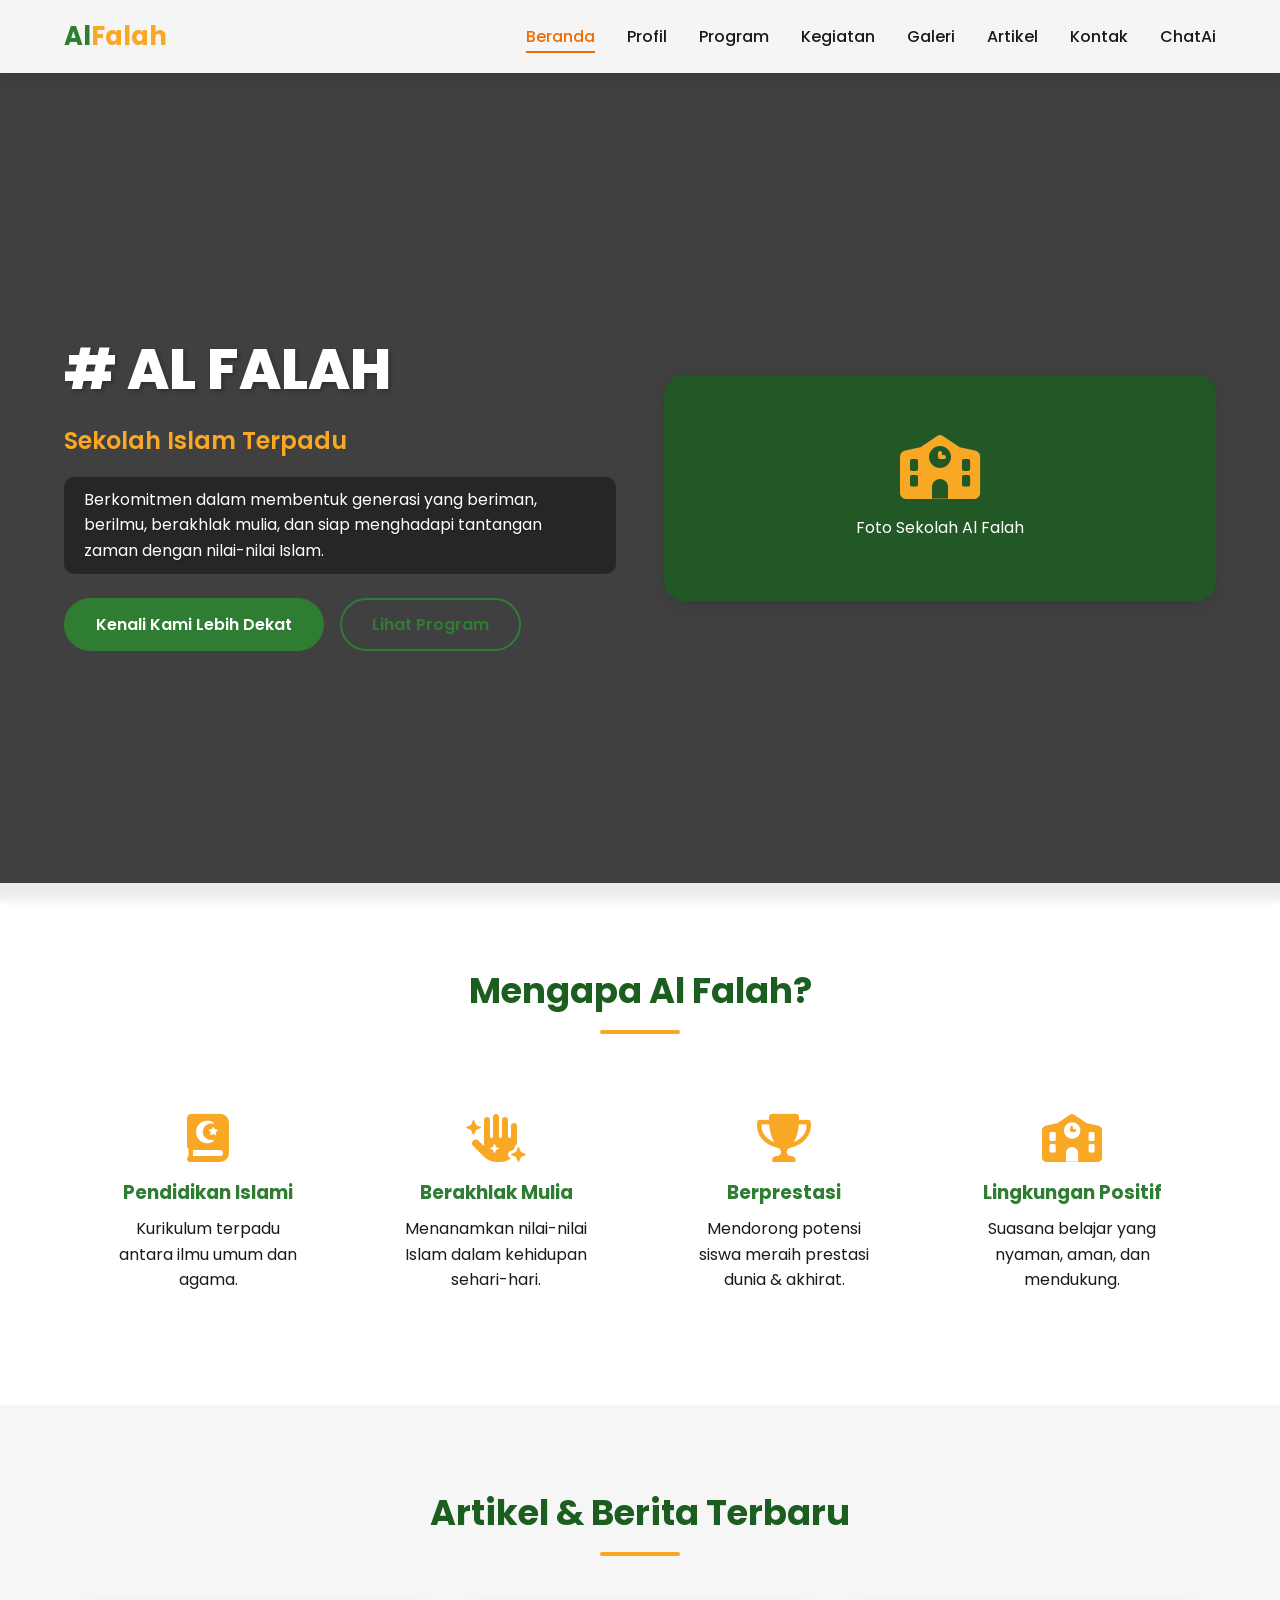
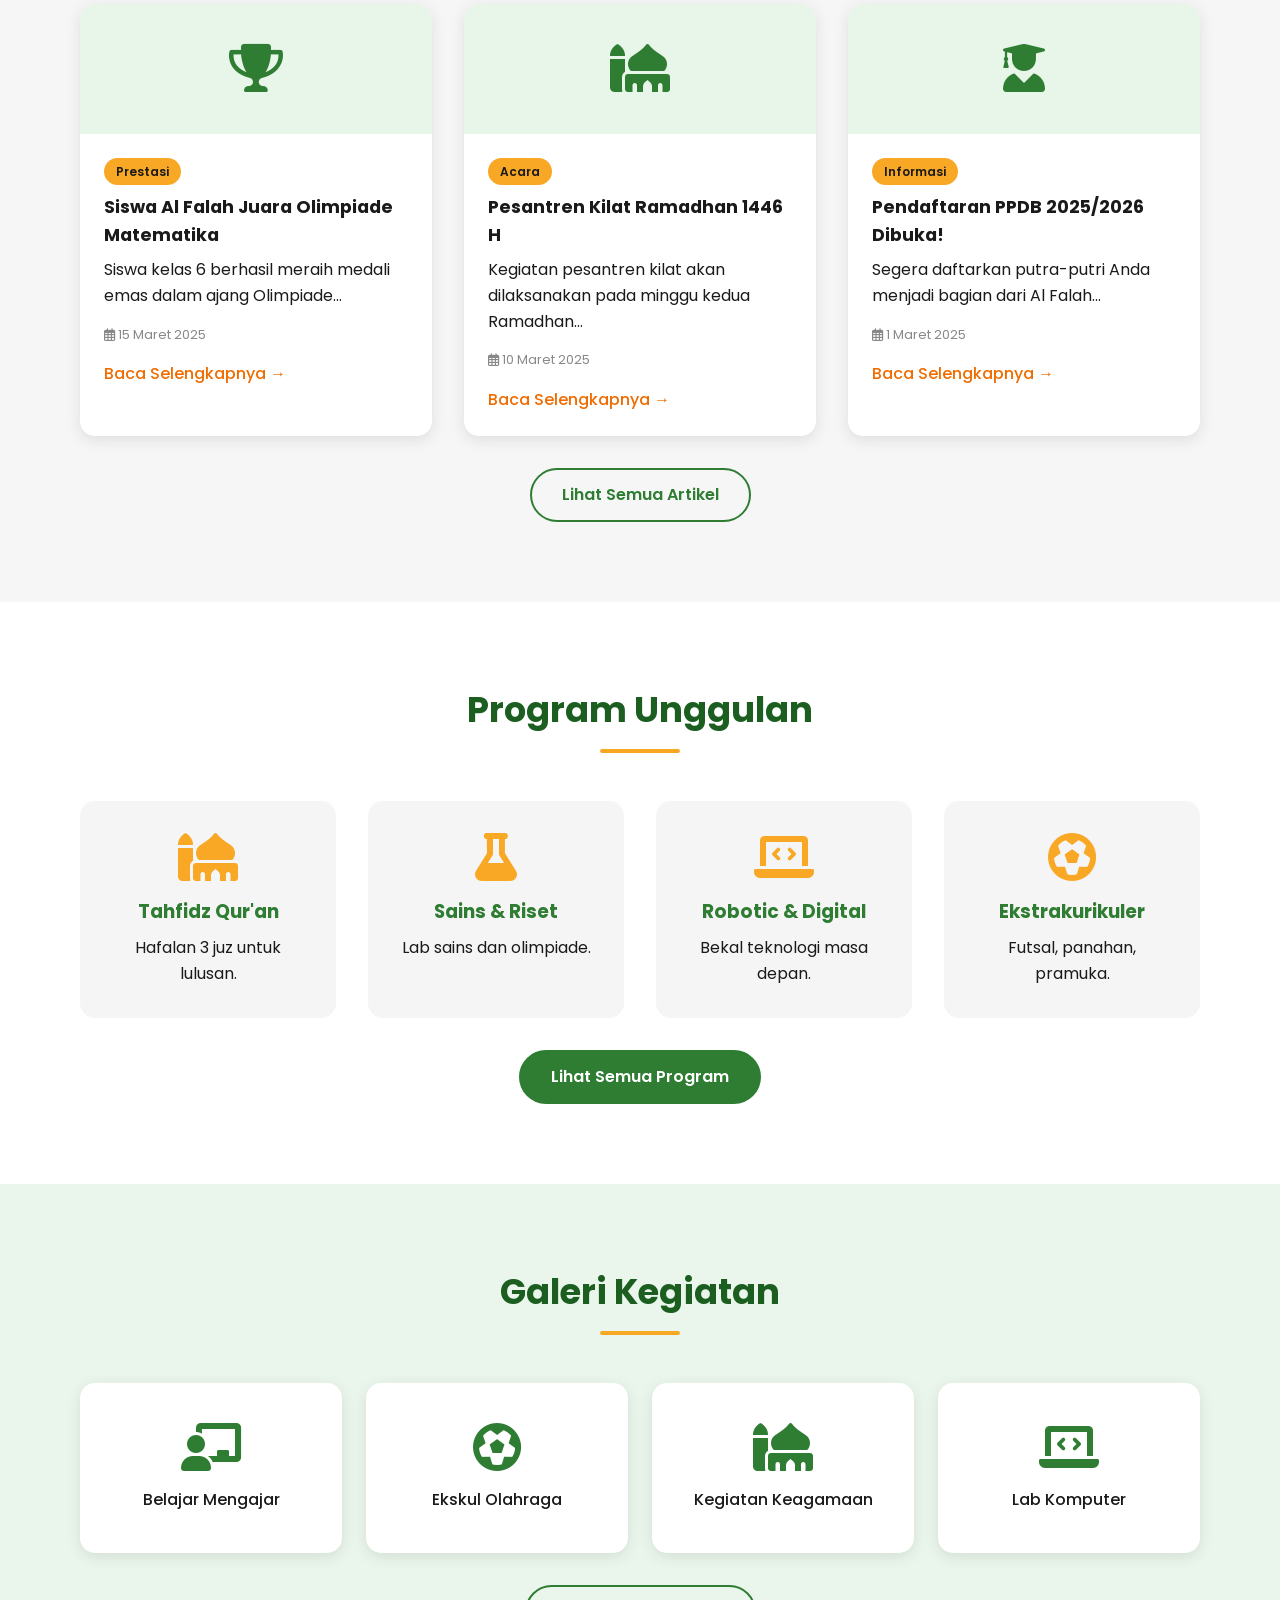
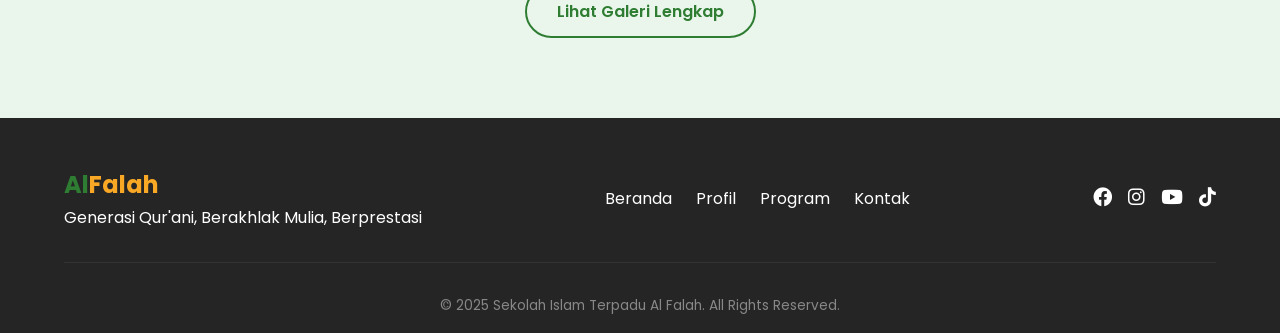
<file: index.html>
<!DOCTYPE html>
<html lang="id">
<head>
    <meta charset="UTF-8">
    <meta name="viewport" content="width=device-width, initial-scale=1.0">
    <title>Beranda | Sekolah Islam Terpadu Al Falah</title>
    <link rel="preconnect" href="https://fonts.googleapis.com">
    <link rel="preconnect" href="https://fonts.gstatic.com" crossorigin>
    <link href="https://fonts.googleapis.com/css2?family=Poppins:wght@300;400;500;600;700;800&display=swap" rel="stylesheet">
    <link rel="stylesheet" href="https://cdnjs.cloudflare.com/ajax/libs/font-awesome/6.0.0-beta3/css/all.min.css">
    <style>
        * {
            margin: 0;
            padding: 0;
            box-sizing: border-box;
        }
        :root {
            --primary-green: #2e7d32;
            --primary-dark: #1b5e20;
            --primary-light: #e8f5e9;
            --accent-gold: #f9a825;
            --accent-orange: #ef6c00;
            --text-dark: #1a1a1a;
            --text-gray: #555;
            --text-light: #888;
            --bg-light: #f5f5f5;
            --white: #ffffff;
            --shadow: 0 4px 15px rgba(0,0,0,0.1);
            --transition: all 0.3s ease;
        }
        body {
            font-family: 'Poppins', sans-serif;
            line-height: 1.6;
            color: var(--text-dark);
            overflow-x: hidden;
            /* WALLPAPER BACKGROUND */
            background-image: url('https://images.pexels.com/photos/256490/pexels-photo-256490.jpeg?auto=compress&cs=tinysrgb&w=1600');
            background-size: cover;
            background-position: center;
            background-attachment: fixed;
            background-repeat: no-repeat;
            position: relative;
        }
        /* Overlay gelap agar teks tetap terbaca */
        body::before {
            content: '';
            position: fixed;
            top: 0;
            left: 0;
            width: 100%;
            height: 100%;
            background: rgba(0, 0, 0, 0.75);
            z-index: -1;
        }
        /* Semua konten di atas wallpaper */
        .navbar, .hero, .features, .blog-preview, .program-preview, .gallery-preview, footer {
            position: relative;
            z-index: 1;
        }
        .container {
            max-width: 1200px;
            margin: 0 auto;
            padding: 0 20px;
        }
        .section-title {
            font-size: 2.2rem;
            text-align: center;
            color: var(--primary-dark);
            margin-bottom: 3rem;
            position: relative;
            padding-bottom: 15px;
        }
        .section-title::after {
            content: '';
            position: absolute;
            bottom: 0;
            left: 50%;
            transform: translateX(-50%);
            width: 80px;
            height: 4px;
            background: var(--accent-gold);
            border-radius: 2px;
        }
        .text-center {
            text-align: center;
        }
        /* Navbar */
        .navbar {
            background: rgba(255, 255, 255, 0.95);
            padding: 1rem 5%;
            display: flex;
            justify-content: space-between;
            align-items: center;
            box-shadow: var(--shadow);
            position: sticky;
            top: 0;
            z-index: 1000;
            flex-wrap: wrap;
            backdrop-filter: blur(5px);
        }
        .logo h2 {
            color: var(--primary-green);
            font-size: 1.6rem;
        }
        .logo span {
            color: var(--accent-gold);
        }
        .nav-links {
            display: flex;
            gap: 2rem;
            list-style: none;
        }
        .nav-links li {
            list-style: none;
        }
        .nav-links a {
            text-decoration: none;
            color: var(--text-dark);
            font-weight: 500;
            transition: var(--transition);
            position: relative;
        }
        .nav-links a::after {
            content: '';
            position: absolute;
            bottom: -5px;
            left: 0;
            width: 0;
            height: 2px;
            background: var(--accent-orange);
            transition: var(--transition);
        }
        .nav-links a:hover::after,
        .nav-links a.active::after {
            width: 100%;
        }
        .nav-links a:hover,
        .nav-links a.active {
            color: var(--accent-orange);
        }
        .menu-toggle {
            display: none;
            font-size: 1.5rem;
            cursor: pointer;
            color: var(--primary-green);
        }
        /* Buttons */
        .btn {
            padding: 12px 30px;
            border-radius: 40px;
            text-decoration: none;
            font-weight: 600;
            transition: var(--transition);
            display: inline-block;
            cursor: pointer;
            border: none;
            font-family: inherit;
        }
        .btn-primary {
            background: var(--primary-green);
            color: var(--white);
            border: 2px solid var(--primary-green);
        }
        .btn-primary:hover {
            background: var(--primary-dark);
            transform: translateY(-3px);
        }
        .btn-outline {
            border: 2px solid var(--primary-green);
            color: var(--primary-green);
            background: transparent;
        }
        .btn-outline:hover {
            background: var(--primary-green);
            color: var(--white);
            transform: translateY(-3px);
        }
        /* Hero */
        .hero {
            min-height: 90vh;
            display: flex;
            align-items: center;
            padding: 80px 5% 60px;
        }
        .hero-container {
            max-width: 1200px;
            margin: 0 auto;
            display: grid;
            grid-template-columns: 1fr 1fr;
            gap: 3rem;
            align-items: center;
        }
        .hero-content h1 {
            font-size: 3.5rem;
            font-weight: 800;
            color: var(--white);
            margin-bottom: 0.5rem;
            text-shadow: 2px 2px 4px rgba(0,0,0,0.3);
        }
        .hero-content h3 {
            font-size: 1.5rem;
            font-weight: 600;
            color: var(--accent-gold);
            margin-bottom: 1rem;
        }
        .hero-content p {
            color: var(--white);
            margin-bottom: 1.5rem;
            text-shadow: 1px 1px 2px rgba(0,0,0,0.3);
        }
        .btn-group {
            display: flex;
            gap: 1rem;
            flex-wrap: wrap;
        }
        .image-placeholder {
            background: rgba(27, 94, 32, 0.8);
            border-radius: 20px;
            padding: 60px 40px;
            text-align: center;
            color: var(--white);
            box-shadow: var(--shadow);
            backdrop-filter: blur(5px);
        }
        .image-placeholder i {
            font-size: 4rem;
            margin-bottom: 1rem;
            color: var(--accent-gold);
        }
        /* Features */
        .features {
            padding: 5rem 0;
            background: rgba(255, 255, 255, 0.9);
            backdrop-filter: blur(5px);
        }
        .features-grid {
            display: grid;
            grid-template-columns: repeat(4, 1fr);
            gap: 2rem;
            max-width: 1200px;
            margin: 0 auto;
            padding: 0 20px;
        }
        .feature-card {
            background: var(--white);
            padding: 2rem;
            text-align: center;
            border-radius: 15px;
            transition: var(--transition);
        }
        .feature-card:hover {
            transform: translateY(-10px);
            box-shadow: var(--shadow);
        }
        .feature-card i {
            font-size: 3rem;
            color: var(--accent-gold);
            margin-bottom: 1rem;
        }
        .feature-card h3 {
            color: var(--primary-green);
            margin-bottom: 0.5rem;
        }
        /* Blog Preview */
        .blog-preview {
            padding: 5rem 0;
            background: rgba(245, 245, 245, 0.9);
            backdrop-filter: blur(5px);
        }
        .blog-grid {
            display: grid;
            grid-template-columns: repeat(3, 1fr);
            gap: 2rem;
            max-width: 1200px;
            margin: 0 auto;
            padding: 0 20px;
        }
        .blog-card {
            background: var(--white);
            border-radius: 15px;
            overflow: hidden;
            box-shadow: var(--shadow);
            transition: var(--transition);
        }
        .blog-card:hover {
            transform: translateY(-5px);
        }
        .blog-image {
            background: var(--primary-light);
            padding: 40px;
            text-align: center;
        }
        .blog-image i {
            font-size: 3rem;
            color: var(--primary-green);
        }
        .blog-info {
            padding: 1.5rem;
        }
        .category {
            background: var(--accent-gold);
            color: var(--text-dark);
            padding: 4px 12px;
            border-radius: 20px;
            font-size: 0.75rem;
            font-weight: 600;
            display: inline-block;
            margin-bottom: 0.5rem;
        }
        .blog-info h3 {
            margin-bottom: 0.5rem;
            font-size: 1.1rem;
        }
        .blog-meta {
            margin: 1rem 0;
            font-size: 0.8rem;
            color: var(--text-light);
        }
        .read-more {
            color: var(--accent-orange);
            text-decoration: none;
            font-weight: 500;
        }
        /* Program Preview */
        .program-preview {
            padding: 5rem 0;
            background: rgba(255, 255, 255, 0.9);
            backdrop-filter: blur(5px);
        }
        .program-grid {
            display: grid;
            grid-template-columns: repeat(4, 1fr);
            gap: 2rem;
            max-width: 1200px;
            margin: 0 auto;
            padding: 0 20px;
        }
        .program-card {
            background: var(--bg-light);
            padding: 2rem;
            text-align: center;
            border-radius: 15px;
            transition: var(--transition);
        }
        .program-card:hover {
            transform: translateY(-10px);
            box-shadow: var(--shadow);
        }
        .program-card i {
            font-size: 3rem;
            color: var(--accent-gold);
            margin-bottom: 1rem;
        }
        .program-card h3 {
            color: var(--primary-green);
            margin-bottom: 0.5rem;
        }
        /* Gallery Preview */
        .gallery-preview {
            padding: 5rem 0;
            background: rgba(232, 245, 233, 0.9);
            backdrop-filter: blur(5px);
        }
        .gallery-grid {
            display: grid;
            grid-template-columns: repeat(4, 1fr);
            gap: 1.5rem;
            max-width: 1200px;
            margin: 0 auto;
            padding: 0 20px;
        }
        .gallery-item {
            background: var(--white);
            padding: 40px 20px;
            text-align: center;
            border-radius: 15px;
            transition: var(--transition);
            cursor: pointer;
            box-shadow: var(--shadow);
        }
        .gallery-item i {
            font-size: 3rem;
            color: var(--primary-green);
            margin-bottom: 1rem;
            display: block;
        }
        .gallery-item span {
            color: var(--text-dark);
            font-weight: 500;
        }
        .gallery-item:hover {
            transform: scale(1.03);
            background: var(--primary-green);
        }
        .gallery-item:hover i,
        .gallery-item:hover span {
            color: var(--white);
        }
        /* Footer */
        footer {
            background: rgba(26, 26, 26, 0.95);
            color: var(--white);
            padding: 3rem 5% 1rem;
            backdrop-filter: blur(5px);
        }
        .footer-content {
            max-width: 1200px;
            margin: 0 auto;
            display: flex;
            justify-content: space-between;
            align-items: center;
            flex-wrap: wrap;
            gap: 2rem;
            padding-bottom: 2rem;
            border-bottom: 1px solid #333;
        }
        .footer-logo h3 {
            font-size: 1.5rem;
            color: var(--primary-green);
        }
        .footer-logo span {
            color: var(--accent-gold);
        }
        .footer-links {
            display: flex;
            gap: 1.5rem;
        }
        .footer-links a {
            color: var(--white);
            text-decoration: none;
            transition: var(--transition);
        }
        .footer-links a:hover {
            color: var(--accent-gold);
        }
        .social-icons {
            display: flex;
            gap: 1rem;
        }
        .social-icons a {
            color: var(--white);
            font-size: 1.2rem;
            transition: var(--transition);
        }
        .social-icons a:hover {
            color: var(--accent-gold);
            transform: translateY(-3px);
        }
        .footer-bottom {
            text-align: center;
            padding-top: 2rem;
            font-size: 0.85rem;
            color: var(--text-light);
        }
        /* Perbaikan teks di hero biar lebih jelas */
        .hero-content p {
            background: rgba(0,0,0,0.4);
            display: inline-block;
            padding: 10px 20px;
            border-radius: 10px;
        }
        /* Responsive */
        @media (max-width: 1024px) {
            .features-grid, .program-grid, .gallery-grid {
                grid-template-columns: repeat(2, 1fr);
            }
            .blog-grid {
                grid-template-columns: repeat(2, 1fr);
            }
        }
        @media (max-width: 992px) {
            .hero-container {
                grid-template-columns: 1fr;
                text-align: center;
            }
            .btn-group {
                justify-content: center;
            }
            .hero-content h1 {
                font-size: 2.5rem;
            }
        }
        @media (max-width: 768px) {
            .menu-toggle {
                display: block;
            }
            .nav-links {
                position: fixed;
                top: 70px;
                left: -100%;
                width: 100%;
                background: var(--white);
                flex-direction: column;
                align-items: center;
                padding: 2rem 0;
                box-shadow: var(--shadow);
                transition: var(--transition);
            }
            .nav-links.active {
                left: 0;
            }
            .features-grid, .program-grid, .gallery-grid, .blog-grid {
                grid-template-columns: 1fr;
            }
            .footer-content {
                flex-direction: column;
                text-align: center;
            }
        }
    </style>
</head>
<body>

<nav class="navbar">
    <div class="logo">
        <h2>Al<span>Falah</span></h2>
    </div>
    <ul class="nav-links" id="navLinks">
        <li><a href="index.html" class="active">Beranda</a></li>
        <li><a href="profil.html">Profil</a></li>
        <li><a href="program.html">Program</a></li>
        <li><a href="kegiatan.html">Kegiatan</a></li>
        <li><a href="galeri.html">Galeri</a></li>
        <li><a href="artikel.html">Artikel</a></li>
        <li><a href="kontak.html">Kontak</a></li>
        <li><a href="aaybyriz.html">ChatAi</a></li>
    </ul>
    <div class="menu-toggle" id="menuToggle">
        <i class="fas fa-bars"></i>
    </div>
</nav>

<main>
    <section class="hero">
        <div class="hero-container">
            <div class="hero-content">
                <h1># AL FALAH</h1>
                <h3>Sekolah Islam Terpadu</h3>
                <p>Berkomitmen dalam membentuk generasi yang beriman, berilmu, berakhlak mulia, dan siap menghadapi tantangan zaman dengan nilai-nilai Islam.</p>
                <div class="btn-group">
                    <a href="profil.html" class="btn btn-primary">Kenali Kami Lebih Dekat</a>
                    <a href="program.html" class="btn btn-outline">Lihat Program</a>
                </div>
            </div>
            <div class="hero-image">
                <div class="image-placeholder">
                    <i class="fas fa-school"></i>
                    <p>Foto Sekolah Al Falah</p>
                </div>
            </div>
        </div>
    </section>

    <section class="features">
        <div class="container">
            <h2 class="section-title">Mengapa Al Falah?</h2>
            <div class="features-grid">
                <div class="feature-card">
                    <i class="fas fa-quran"></i>
                    <h3>Pendidikan Islami</h3>
                    <p>Kurikulum terpadu antara ilmu umum dan agama.</p>
                </div>
                <div class="feature-card">
                    <i class="fas fa-hand-sparkles"></i>
                    <h3>Berakhlak Mulia</h3>
                    <p>Menanamkan nilai-nilai Islam dalam kehidupan sehari-hari.</p>
                </div>
                <div class="feature-card">
                    <i class="fas fa-trophy"></i>
                    <h3>Berprestasi</h3>
                    <p>Mendorong potensi siswa meraih prestasi dunia & akhirat.</p>
                </div>
                <div class="feature-card">
                    <i class="fas fa-school"></i>
                    <h3>Lingkungan Positif</h3>
                    <p>Suasana belajar yang nyaman, aman, dan mendukung.</p>
                </div>
            </div>
        </div>
    </section>

    <section class="blog-preview">
        <div class="container">
            <h2 class="section-title">Artikel & Berita Terbaru</h2>
            <div class="blog-grid">
                <div class="blog-card">
                    <div class="blog-image"><i class="fas fa-trophy"></i></div>
                    <div class="blog-info">
                        <span class="category">Prestasi</span>
                        <h3>Siswa Al Falah Juara Olimpiade Matematika</h3>
                        <p>Siswa kelas 6 berhasil meraih medali emas dalam ajang Olimpiade...</p>
                        <div class="blog-meta"><span><i class="far fa-calendar-alt"></i> 15 Maret 2025</span></div>
                        <a href="artikel.html" class="read-more">Baca Selengkapnya →</a>
                    </div>
                </div>
                <div class="blog-card">
                    <div class="blog-image"><i class="fas fa-mosque"></i></div>
                    <div class="blog-info">
                        <span class="category">Acara</span>
                        <h3>Pesantren Kilat Ramadhan 1446 H</h3>
                        <p>Kegiatan pesantren kilat akan dilaksanakan pada minggu kedua Ramadhan...</p>
                        <div class="blog-meta"><span><i class="far fa-calendar-alt"></i> 10 Maret 2025</span></div>
                        <a href="artikel.html" class="read-more">Baca Selengkapnya →</a>
                    </div>
                </div>
                <div class="blog-card">
                    <div class="blog-image"><i class="fas fa-user-graduate"></i></div>
                    <div class="blog-info">
                        <span class="category">Informasi</span>
                        <h3>Pendaftaran PPDB 2025/2026 Dibuka!</h3>
                        <p>Segera daftarkan putra-putri Anda menjadi bagian dari Al Falah...</p>
                        <div class="blog-meta"><span><i class="far fa-calendar-alt"></i> 1 Maret 2025</span></div>
                        <a href="artikel.html" class="read-more">Baca Selengkapnya →</a>
                    </div>
                </div>
            </div>
            <div class="text-center" style="margin-top: 2rem;"><a href="artikel.html" class="btn btn-outline">Lihat Semua Artikel</a></div>
        </div>
    </section>

    <section class="program-preview">
        <div class="container">
            <h2 class="section-title">Program Unggulan</h2>
            <div class="program-grid">
                <div class="program-card"><i class="fas fa-mosque"></i><h3>Tahfidz Qur'an</h3><p>Hafalan 3 juz untuk lulusan.</p></div>
                <div class="program-card"><i class="fas fa-flask"></i><h3>Sains & Riset</h3><p>Lab sains dan olimpiade.</p></div>
                <div class="program-card"><i class="fas fa-laptop-code"></i><h3>Robotic & Digital</h3><p>Bekal teknologi masa depan.</p></div>
                <div class="program-card"><i class="fas fa-futbol"></i><h3>Ekstrakurikuler</h3><p>Futsal, panahan, pramuka.</p></div>
            </div>
            <div class="text-center" style="margin-top: 2rem;"><a href="program.html" class="btn btn-primary">Lihat Semua Program</a></div>
        </div>
    </section>

    <section class="gallery-preview">
        <div class="container">
            <h2 class="section-title">Galeri Kegiatan</h2>
            <div class="gallery-grid">
                <div class="gallery-item"><i class="fas fa-chalkboard-user"></i><span>Belajar Mengajar</span></div>
                <div class="gallery-item"><i class="fas fa-futbol"></i><span>Ekskul Olahraga</span></div>
                <div class="gallery-item"><i class="fas fa-mosque"></i><span>Kegiatan Keagamaan</span></div>
                <div class="gallery-item"><i class="fas fa-laptop-code"></i><span>Lab Komputer</span></div>
            </div>
            <div class="text-center" style="margin-top: 2rem;"><a href="galeri.html" class="btn btn-outline">Lihat Galeri Lengkap</a></div>
        </div>
    </section>
</main>

<footer>
    <div class="footer-content">
        <div class="footer-logo"><h3>Al<span>Falah</span></h3><p>Generasi Qur'ani, Berakhlak Mulia, Berprestasi</p></div>
        <div class="footer-links"><a href="index.html">Beranda</a><a href="profil.html">Profil</a><a href="program.html">Program</a><a href="kontak.html">Kontak</a></div>
        <div class="social-icons"><a href="#"><i class="fab fa-facebook"></i></a><a href="#"><i class="fab fa-instagram"></i></a><a href="#"><i class="fab fa-youtube"></i></a><a href="#"><i class="fab fa-tiktok"></i></a></div>
    </div>
    <div class="footer-bottom"><p>&copy; 2025 Sekolah Islam Terpadu Al Falah. All Rights Reserved.</p></div>
</footer>

<script>
    const menuToggle = document.getElementById('menuToggle');
    const navLinks = document.getElementById('navLinks');
    if (menuToggle) {
        menuToggle.addEventListener('click', () => { navLinks.classList.toggle('active'); });
    }
    document.querySelectorAll('.nav-links a').forEach(link => {
        link.addEventListener('click', () => {
            if (navLinks.classList.contains('active')) navLinks.classList.remove('active');
        });
    });
</script>
</body>
</html>
</file>
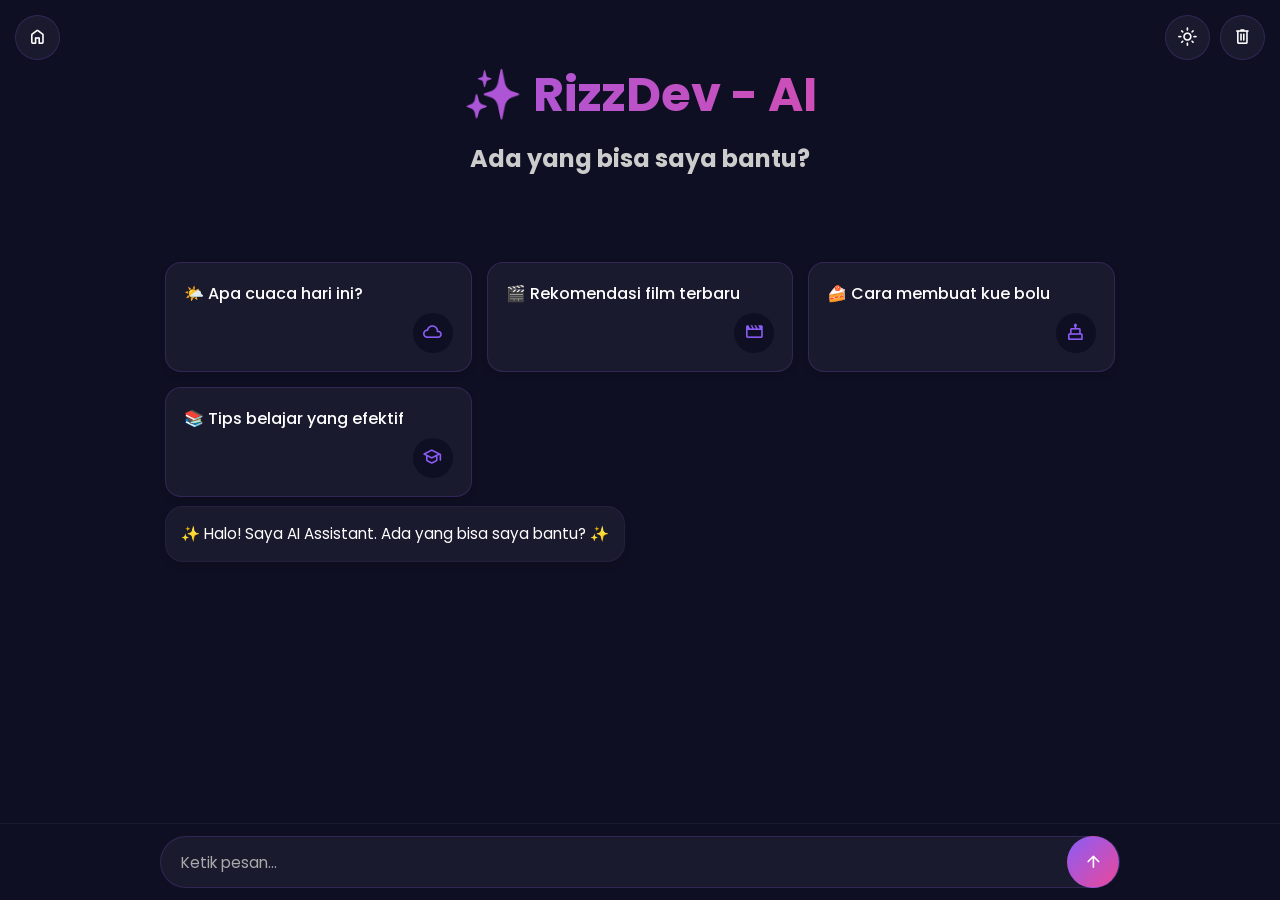
<file: aaybyriz.html>
<!DOCTYPE html>
<html lang="id">
<head>
    <meta charset="UTF-8">
    <meta name="viewport" content="width=device-width, initial-scale=1.0, maximum-scale=1.0, user-scalable=yes">
    <title>RizzDev AI - AI by rizDev</title>
    <link rel="stylesheet" href="https://fonts.googleapis.com/css2?family=Material+Symbols+Rounded:opsz,wght,FILL,GRAD@32,400,0,0" />
    <style>
        @import url("https://fonts.googleapis.com/css2?family=Poppins:wght@400;500;600&display=swap");

        * {
            margin: 0;
            padding: 0;
            box-sizing: border-box;
            font-family: "Poppins", sans-serif;
        }

        :root {
            --text-color: #ffffff;
            --subheading-color: #cccccc;
            --placeholder-color: #aaaaaa;
            --primary-color: #0f0f23;
            --secondary-color: #1a1a2e;
            --secondary-hover-color: #252541;
            --scrollbar-color: #555555;
            --accent-color: #8B5CF6;
            --accent-secondary: #EC4899;
        }

        body.light-theme {
            --text-color: #000000;
            --subheading-color: #666666;
            --placeholder-color: #888888;
            --primary-color: #f8f8ff;
            --secondary-color: #f0f0f5;
            --secondary-hover-color: #e0e0eb;
            --scrollbar-color: #c0c0c0;
        }

        body {
            color: var(--text-color);
            background: var(--primary-color);
            transition: background 0.3s ease;
        }

        /* Hide validation bubble */
        .prompt-input:invalid {
            box-shadow: none;
        }
        
        .prompt-input:required:invalid {
            box-shadow: none;
        }

        /* Container */
        .container {
            overflow-y: auto;
            padding: 32px 0 60px;
            height: calc(100vh - 127px);
            scrollbar-color: var(--scrollbar-color) transparent;
        }

        .container :where(.app-header, .suggestions, .message, .prompt-wrapper) {
            position: relative;
            margin: 0 auto;
            width: 100%;
            padding: 0 20px;
            max-width: 990px;
        }

        .container .app-header {
            margin-top: 3vh;
            text-align: center;
        }

        .app-header .heading {
            font-size: clamp(1.8rem, 5vw, 3rem);
            background: linear-gradient(to right, var(--accent-color), var(--accent-secondary));
            -webkit-background-clip: text;
            -webkit-text-fill-color: transparent;
            margin-bottom: 10px;
        }

        .app-header .sub-heading {
            font-size: clamp(1rem, 4vw, 1.5rem);
            color: var(--subheading-color);
        }

        /* Suggestions */
        .container .suggestions {
            width: 100%;
            list-style: none;
            display: grid;
            grid-template-columns: repeat(auto-fit, minmax(250px, 1fr));
            gap: 15px;
            margin-top: 9.5vh;
        }

        body.chats-active .container :where(.app-header, .suggestions) {
            display: none;
        }

        .suggestions .suggestions-item {
            cursor: pointer;
            padding: 18px;
            min-height: 110px;
            display: flex;
            flex-direction: column;
            align-items: flex-start;
            border-radius: 16px;
            justify-content: space-between;
            background: var(--secondary-color);
            transition: 0.3s ease;
            border: 1px solid rgba(139, 92, 246, 0.2);
            box-shadow: 0 4px 6px rgba(0, 0, 0, 0.1);
        }

        .suggestions .suggestions-item:hover {
            background: var(--secondary-hover-color);
            transform: translateY(-5px);
            box-shadow: 0 8px 15px rgba(139, 92, 246, 0.3);
        }

        .suggestions .suggestions-item .text {
            font-size: 1rem;
            font-weight: 500;
            word-break: break-word;
        }

        .suggestions .suggestions-item .icon {
            width: 40px;
            height: 40px;
            display: flex;
            font-size: 1.3rem;
            align-self: flex-end;
            align-items: center;
            border-radius: 50%;
            justify-content: center;
            color: var(--accent-color);
            background: var(--primary-color);
        }

        /* Chats */
        .chats-container .message {
            display: flex;
            gap: 11px;
            align-items: flex-start;
            animation: messageAppear 0.3s ease-out;
        }

        @keyframes messageAppear {
            from {
                opacity: 0;
                transform: translateY(10px);
            }
            to {
                opacity: 1;
                transform: translateY(0);
            }
        }

        .chats-container .bot-message {
            margin: 9px auto;
        }

        .chats-container .user-message {
            flex-direction: column;
            align-items: flex-end;
        }

        .chats-container .user-message .message-text {
            padding: 12px 16px;
            max-width: 85%;
            background: linear-gradient(135deg, var(--accent-color), var(--accent-secondary));
            border-radius: 18px 18px 4px 18px;
            word-break: break-word;
            color: white;
            box-shadow: 0 4px 6px rgba(139, 92, 246, 0.2);
            font-size: 0.95rem;
        }

        .message-content {
            line-height: 1.6;
            font-size: 0.95rem;
            color: var(--text-color);
            padding: 15px;
            background: var(--secondary-color);
            border-radius: 18px;
            box-shadow: 0 4px 6px rgba(0, 0, 0, 0.1);
            border: 1px solid rgba(139, 92, 246, 0.1);
            word-wrap: break-word;
            overflow-wrap: break-word;
        }

        .message-content p {
            margin-bottom: 12px;
        }

        .message-content p:last-child {
            margin-bottom: 0;
        }

        .message-content strong {
            font-weight: 700;
            color: var(--accent-secondary);
        }

        .message-content ul, .message-content ol {
            margin: 10px 0;
            padding-left: 20px;
        }

        .message-content li {
            margin-bottom: 6px;
        }

        .message-content blockquote {
            border-left: 4px solid var(--accent-color);
            margin: 12px 0;
            padding: 10px 15px;
            background: rgba(139, 92, 246, 0.1);
            border-radius: 0 8px 8px 0;
            font-style: italic;
        }

        .message-content code {
            background: rgba(139, 92, 246, 0.15);
            color: var(--accent-color);
            padding: 2px 6px;
            border-radius: 6px;
            font-family: 'Courier New', monospace;
            font-size: 0.85em;
        }

        .message-content pre {
            background: var(--secondary-hover-color);
            padding: 14px;
            border-radius: 10px;
            margin: 12px 0;
            overflow-x: auto;
            border: 1px solid rgba(139, 92, 246, 0.2);
        }

        .message-content pre code {
            background: none;
            padding: 0;
            color: var(--text-color);
        }

        .message-content a {
            color: var(--accent-color);
            text-decoration: none;
            border-bottom: 1px solid var(--accent-color);
        }

        .message-content a:hover {
            color: var(--accent-secondary);
        }

        /* Prompt Container */
        .prompt-container {
            position: fixed;
            width: 100%;
            left: 0;
            bottom: 0;
            padding: 12px 0;
            background: var(--primary-color);
            border-top: 1px solid var(--secondary-color);
            backdrop-filter: blur(10px);
        }

        .prompt-container :where(.prompt-wrapper, .prompt-form) {
            display: flex;
            gap: 10px;
            align-items: center;
        }

        .prompt-container .prompt-wrapper {
            margin: 0 auto;
            width: 100%;
            padding: 0 15px;
            max-width: 990px;
        }

        .prompt-container .prompt-form {
            height: 52px;
            width: 100%;
            border-radius: 30px;
            background: var(--secondary-color);
            border: 1px solid rgba(139, 92, 246, 0.2);
            transition: all 0.3s ease;
        }

        .prompt-form:focus-within {
            box-shadow: 0 0 0 2px rgba(139, 92, 246, 0.3);
        }

        .prompt-form .prompt-input {
            width: 100%;
            height: 100%;
            background: none;
            outline: none;
            border: none;
            font-size: 0.95rem;
            color: var(--text-color);
            padding: 0 20px;
        }

        .prompt-form .prompt-input::placeholder {
            color: var(--placeholder-color);
        }

        /* Remove validation message */
        .prompt-input:required:invalid,
        .prompt-input:focus:invalid {
            outline: none;
            border: none;
        }

        .prompt-wrapper button {
            width: 52px;
            height: 52px;
            flex-shrink: 0;
            cursor: pointer;
            border-radius: 50%;
            font-size: 1.3rem;
            border: none;
            color: var(--text-color);
            background: var(--secondary-color);
            transition: 0.3s ease;
            border: 1px solid rgba(139, 92, 246, 0.2);
            display: flex;
            align-items: center;
            justify-content: center;
        }

        .prompt-wrapper button:hover {
            background: var(--secondary-hover-color);
            transform: scale(1.02);
        }

        #send-prompt-btn {
            background: linear-gradient(135deg, var(--accent-color), var(--accent-secondary));
            color: white;
            display: flex !important;
        }

        #send-prompt-btn:hover {
            transform: scale(1.05);
        }

        /* Home Button */
        .home-btn {
            position: fixed;
            top: 15px;
            left: 15px;
            z-index: 1000;
            width: 45px;
            height: 45px;
            border-radius: 50%;
            background: var(--secondary-color);
            border: 1px solid rgba(139, 92, 246, 0.2);
            color: var(--text-color);
            display: flex;
            align-items: center;
            justify-content: center;
            cursor: pointer;
            transition: all 0.3s ease;
            text-decoration: none;
            backdrop-filter: blur(5px);
        }

        .home-btn:hover {
            background: var(--secondary-hover-color);
            transform: scale(1.1);
        }

        .home-btn .material-symbols-rounded {
            font-size: 1.3rem;
        }

        /* Top Buttons */
        .top-buttons {
            position: fixed;
            top: 15px;
            right: 15px;
            z-index: 1000;
            display: flex;
            gap: 10px;
        }

        .top-buttons button {
            width: 45px;
            height: 45px;
            border-radius: 50%;
            border: 1px solid rgba(139, 92, 246, 0.2);
            background: var(--secondary-color);
            color: var(--text-color);
            cursor: pointer;
            transition: all 0.3s ease;
            display: flex;
            align-items: center;
            justify-content: center;
            backdrop-filter: blur(5px);
        }

        .top-buttons button:hover {
            background: var(--secondary-hover-color);
            transform: scale(1.05);
        }

        .top-buttons button .material-symbols-rounded {
            font-size: 1.3rem;
        }

        /* Scrollbar */
        ::-webkit-scrollbar {
            width: 6px;
        }

        ::-webkit-scrollbar-track {
            background: transparent;
        }

        ::-webkit-scrollbar-thumb {
            background: var(--scrollbar-color);
            border-radius: 10px;
        }

        /* Responsive */
        @media (max-width: 768px) {
            .container {
                padding: 20px 0 80px;
                height: calc(100vh - 110px);
            }
            
            .container :where(.app-header, .suggestions, .message, .prompt-wrapper) {
                padding: 0 15px;
            }
            
            .suggestions .suggestions-item {
                padding: 14px;
                min-height: 95px;
            }
            
            .suggestions .suggestions-item .text {
                font-size: 0.9rem;
            }
            
            .prompt-container {
                padding: 10px 0;
            }
            
            .prompt-container .prompt-form {
                height: 48px;
            }
            
            .prompt-wrapper button {
                width: 48px;
                height: 48px;
            }
            
            .home-btn, .top-buttons button {
                width: 40px;
                height: 40px;
            }
            
            .message-content {
                font-size: 0.9rem;
                padding: 12px;
            }
        }

        @media (max-width: 480px) {
            .container {
                padding: 15px 0 75px;
            }
            
            .suggestions .suggestions-item {
                padding: 12px;
                min-height: 85px;
            }
            
            .suggestions .suggestions-item .text {
                font-size: 0.85rem;
            }
            
            .prompt-container .prompt-form {
                height: 44px;
            }
            
            .prompt-wrapper button {
                width: 44px;
                height: 44px;
            }
            
            .message-content {
                font-size: 0.85rem;
                padding: 10px;
            }
            
            .chats-container .user-message .message-text {
                font-size: 0.85rem;
                padding: 10px 14px;
            }
        }
    </style>
</head>
<body>
    <a id="home-btn" class="home-btn" href="index.html">
        <span class="material-symbols-rounded">home</span>
    </a>
    
    <div class="top-buttons">
        <button id="theme-toggle-btn">
            <span class="material-symbols-rounded">light_mode</span>
        </button>
        <button id="delete-chats-btn">
            <span class="material-symbols-rounded">delete</span>
        </button>
    </div>

    <div class="container">
        <header class="app-header">
            <h1 class="heading">✨ RizzDev - AI </h1>
            <h4 class="sub-heading">Ada yang bisa saya bantu?</h4>
        </header>

        <ul class="suggestions">
            <li class="suggestions-item">
                <p class="text">🌤️ Apa cuaca hari ini?</p>
                <span class="icon material-symbols-rounded">cloud</span>
            </li>
            <li class="suggestions-item">
                <p class="text">🎬 Rekomendasi film terbaru</p>
                <span class="icon material-symbols-rounded">movie</span>
            </li>
            <li class="suggestions-item">
                <p class="text">🍰 Cara membuat kue bolu</p>
                <span class="icon material-symbols-rounded">cake</span>
            </li>
            <li class="suggestions-item">
                <p class="text">📚 Tips belajar yang efektif</p>
                <span class="icon material-symbols-rounded">school</span>
            </li>
        </ul>

        <div class="chats-container"></div>

        <div class="prompt-container">
            <div class="prompt-wrapper">
                <form action="#" class="prompt-form" onsubmit="return false;">
                    <input type="text" placeholder="Ketik pesan..." class="prompt-input" />
                    <button id="send-prompt-btn" type="button" class="material-symbols-rounded">arrow_upward</button>
                </form>
            </div>
        </div>
    </div>

    <script>
        // ============ KONFIGURASI ============
        const API_KEY = "AIzaSyBPpnrQrmtdmaPfyvzXmCiyrKnmZOSGMto";
        const API_URL = `https://generativelanguage.googleapis.com/v1beta/models/gemini-flash-latest:generateContent?key=${API_KEY}`;
        
        let chatHistory = [];

        // ============ DETEKSI PENCIPTA ============
        function isAskingAboutCreator(message) {
            const lowerMsg = message.toLowerCase();
            const keywords = [
                'siapa pencipta', 'dibuat oleh siapa', 'pencipta kamu', 'siapa yang menciptakan',
                'creator', 'pembuat', 'developer', 'siapa ciptakan', 'diciptakan oleh',
                'siapa yang membuat', 'membuat kamu', 'penciptamu', 'ciptaan siapa',
                'siapa developermu', 'pengembangmu siapa', 'siapa pembuatmu', 'penciptamu siapa'
            ];
            return keywords.some(keyword => lowerMsg.includes(keyword));
        }

        function getCreatorResponse() {
            return `✨ *Tentang Penciptaku* ✨\n\nSudah pasti **rizDev** karena dia sangat oper power dalam bidang siber, Artificial Intelligence, dan sebagainya. Contohnya dia bisa menciptakan saya yang sangat canggih ini 🥰\n\n📱 *WhatsApp* : enc oleh developer\n🌐 *Website resmi* : riz-dev.vercel.app\n📢 *Telegram* : @Ryuzen54\n\nAda yang bisa saya bantu lagi? 😊`;
        }

        // ============ FORMAT TEKS ============
        function formatAIResponse(text) {
            if (!text) return '';
            
            let formatted = text;
            
            // Bold
            formatted = formatted.replace(/\*\*(.*?)\*\*/g, '<strong>$1</strong>');
            
            // Italic
            formatted = formatted.replace(/\*(.*?)\*/g, '<em>$1</em>');
            
            // Headings
            formatted = formatted.replace(/^### (.*$)/gim, '<h3>$1</h3>');
            formatted = formatted.replace(/^## (.*$)/gim, '<h2>$1</h2>');
            formatted = formatted.replace(/^# (.*$)/gim, '<h1>$1</h1>');
            
            // Blockquote
            formatted = formatted.replace(/^> (.*$)/gim, '<blockquote>$1</blockquote>');
            
            // Lists
            formatted = formatted.replace(/^\* (.*$)/gim, '<li>$1</li>');
            formatted = formatted.replace(/^- (.*$)/gim, '<li>$1</li>');
            formatted = formatted.replace(/^\d+\. (.*$)/gim, '<li>$1</li>');
            
            formatted = formatted.replace(/(<li>.*<\/li>)(\s*<li>.*<\/li>)*/gs, function(match) {
                if (match.match(/^\d+\./)) {
                    return '<ol>' + match + '</ol>';
                }
                return '<ul>' + match + '</ul>';
            });
            
            // Inline code
            formatted = formatted.replace(/`([^`]+)`/g, '<code>$1</code>');
            
            // Links
            formatted = formatted.replace(/\[([^\]]+)\]\(([^)]+)\)/g, '<a href="$2" target="_blank" rel="noopener noreferrer">$1</a>');
            
            // Line breaks
            const lines = formatted.split('\n');
            let result = [];
            let paragraph = [];
            
            for (let line of lines) {
                line = line.trim();
                if (!line) {
                    if (paragraph.length) {
                        result.push('<p>' + paragraph.join(' ') + '</p>');
                        paragraph = [];
                    }
                } else if (line.startsWith('<h') || line.startsWith('<ul') || line.startsWith('<ol') || 
                           line.startsWith('<pre') || line.startsWith('<blockquote') || line.startsWith('<li')) {
                    if (paragraph.length) {
                        result.push('<p>' + paragraph.join(' ') + '</p>');
                        paragraph = [];
                    }
                    result.push(line);
                } else {
                    paragraph.push(line);
                }
            }
            
            if (paragraph.length) {
                result.push('<p>' + paragraph.join(' ') + '</p>');
            }
            
            return result.join('');
        }

        // ============ FUNGSI UTAMA ============
        const chatContainer = document.querySelector(".chats-container");
        const promptInput = document.querySelector(".prompt-input");
        const sendButton = document.querySelector("#send-prompt-btn");
        const suggestions = document.querySelectorAll(".suggestions-item");
        const themeBtn = document.querySelector("#theme-toggle-btn");
        const deleteBtn = document.querySelector("#delete-chats-btn");

        const scrollToBottom = () => {
            chatContainer.scrollTop = chatContainer.scrollHeight;
        };

        function addMessage(text, isUser = false) {
            const messageDiv = document.createElement("div");
            messageDiv.className = `message ${isUser ? 'user-message' : 'bot-message'}`;
            
            if (isUser) {
                const escapedText = text.replace(/[&<>]/g, function(m) {
                    if (m === '&') return '&amp;';
                    if (m === '<') return '&lt;';
                    if (m === '>') return '&gt;';
                    return m;
                });
                messageDiv.innerHTML = `<div class="message-text">${escapedText}</div>`;
            } else {
                messageDiv.innerHTML = `<div class="message-content">${formatAIResponse(text)}</div>`;
            }
            
            chatContainer.appendChild(messageDiv);
            scrollToBottom();
            return messageDiv;
        }

        function showTypingIndicator() {
            const typingDiv = document.createElement("div");
            typingDiv.className = "message bot-message";
            typingDiv.id = "typing-indicator";
            typingDiv.innerHTML = '<div class="message-content"><em>⏳ Mengetik...</em></div>';
            chatContainer.appendChild(typingDiv);
            scrollToBottom();
        }

        function removeTypingIndicator() {
            const typing = document.getElementById("typing-indicator");
            if (typing) typing.remove();
        }

        async function sendMessage() {
            const message = promptInput.value.trim();
            if (!message) return;

            // Reset input
            promptInput.value = "";
            promptInput.style.height = "auto";
            
            // Add user message
            addMessage(message, true);
            
            // Check for creator question
            if (isAskingAboutCreator(message)) {
                addMessage(getCreatorResponse(), false);
                return;
            }
            
            showTypingIndicator();

            try {
                chatHistory.push({
                    role: "user",
                    parts: [{ text: message }]
                });

                const response = await fetch(API_URL, {
                    method: "POST",
                    headers: { "Content-Type": "application/json" },
                    body: JSON.stringify({ contents: chatHistory })
                });

                const data = await response.json();
                
                if (!response.ok) throw new Error(data.error?.message || 'API Error');

                removeTypingIndicator();

                const responseText = data.candidates[0].content.parts[0].text;
                addMessage(responseText, false);
                
                chatHistory.push({
                    role: "model", 
                    parts: [{ text: responseText }]
                });

            } catch (error) {
                removeTypingIndicator();
                addMessage(`❌ Error: ${error.message}`, false);
                console.error('API Error:', error);
            }
        }

        function deleteChats() {
            if (confirm("🗑️ Hapus semua percakapan?")) {
                chatContainer.innerHTML = "";
                chatHistory = [];
                addMessage("✨ Halo! Saya AI Assistant. Ada yang bisa saya bantu? ✨", false);
            }
        }

        function toggleTheme() {
            document.body.classList.toggle("light-theme");
            const isLight = document.body.classList.contains("light-theme");
            const themeIcon = themeBtn.querySelector(".material-symbols-rounded");
            themeIcon.textContent = isLight ? "dark_mode" : "light_mode";
        }

        // ============ EVENT LISTENERS ============
        sendButton.addEventListener('click', sendMessage);
        
        promptInput.addEventListener('keypress', function(e) {
            if (e.key === 'Enter' && !e.shiftKey) {
                e.preventDefault();
                sendMessage();
            }
        });

        suggestions.forEach(suggestion => {
            suggestion.addEventListener('click', function() {
                const text = this.querySelector('.text').textContent;
                promptInput.value = text;
                sendMessage();
            });
        });

        themeBtn.addEventListener('click', toggleTheme);
        deleteBtn.addEventListener('click', deleteChats);

        // ============ INITIAL WELCOME ============
        setTimeout(() => {
            if (chatContainer.children.length === 0) {
                addMessage("✨ Halo! Saya AI Assistant. Ada yang bisa saya bantu? ✨", false);
            }
        }, 500);

        // Fix for mobile keyboard
        promptInput.addEventListener('focus', function() {
            setTimeout(scrollToBottom, 300);
        });
    </script>
</body>
</html>
</file>
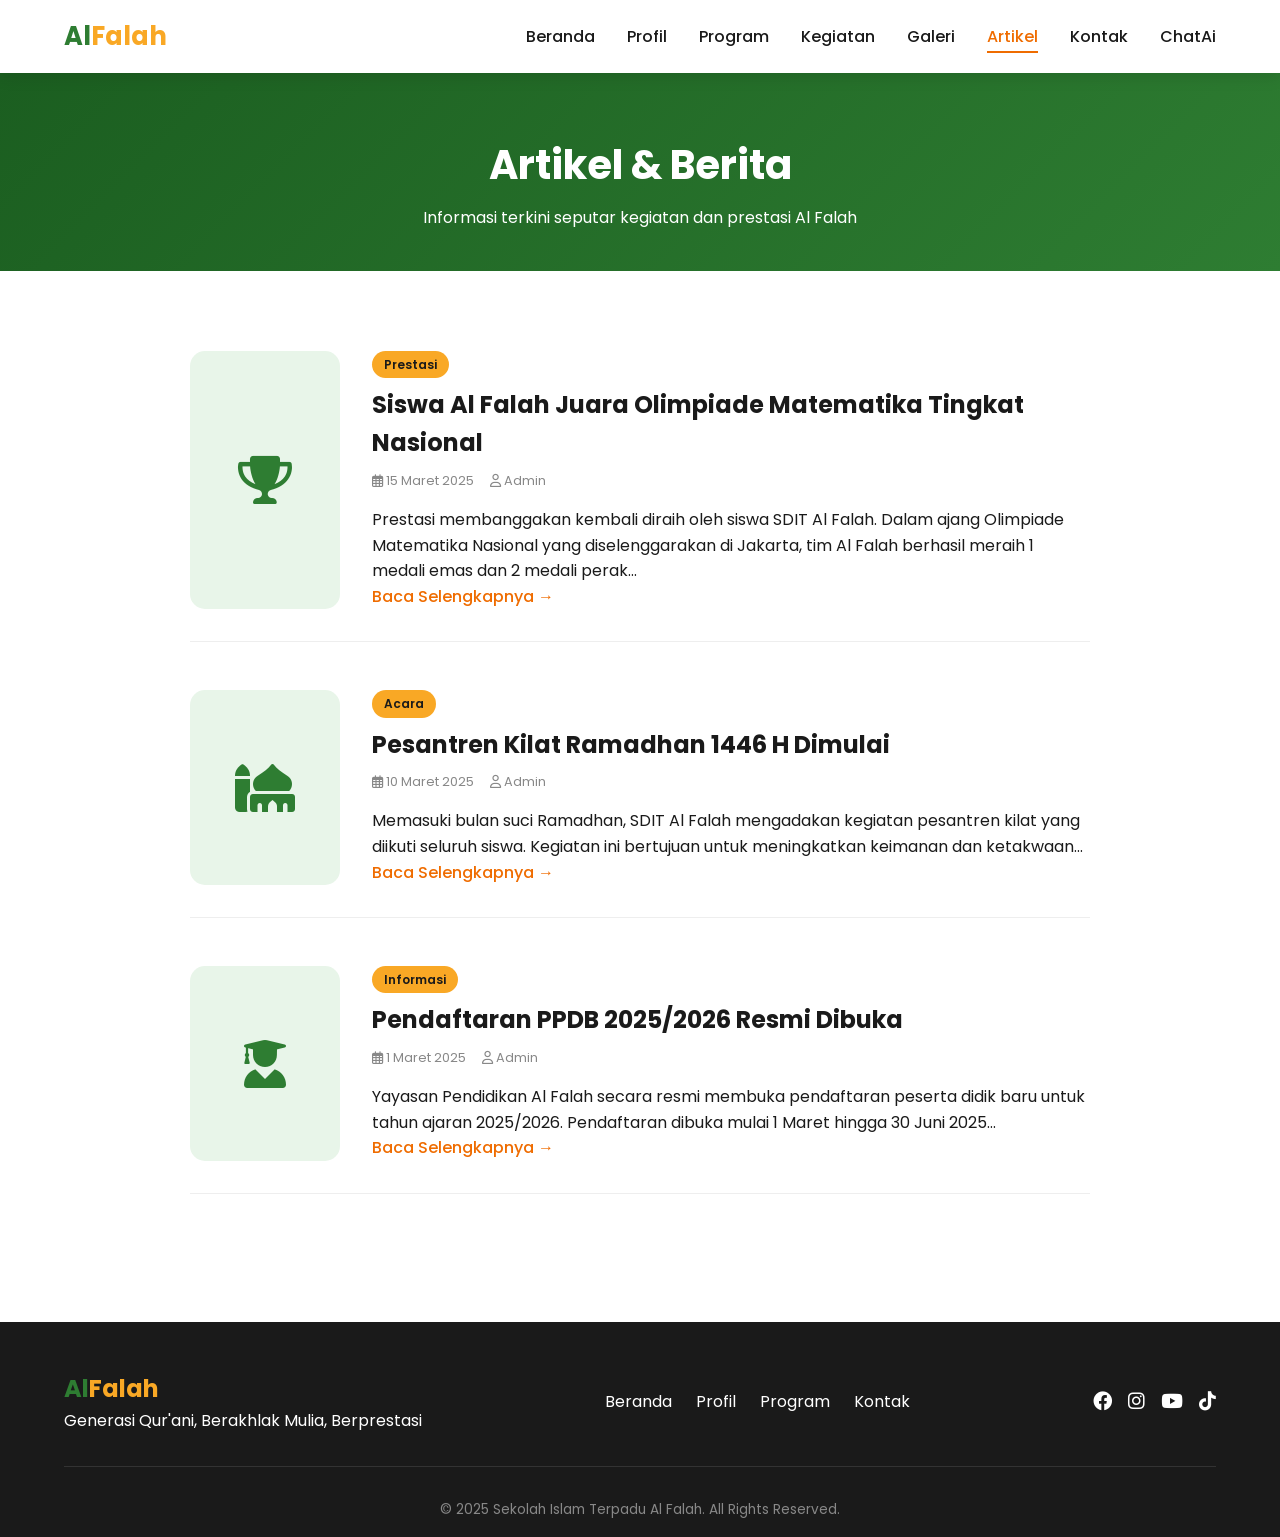
<file: artikel.html>
<!DOCTYPE html>
<html lang="id">
<head>
    <meta charset="UTF-8">
    <meta name="viewport" content="width=device-width, initial-scale=1.0">
    <title>Artikel | Sekolah Islam Terpadu Al Falah</title>
    <link rel="preconnect" href="https://fonts.googleapis.com">
    <link rel="preconnect" href="https://fonts.gstatic.com" crossorigin>
    <link href="https://fonts.googleapis.com/css2?family=Poppins:wght@300;400;500;600;700;800&display=swap" rel="stylesheet">
    <link rel="stylesheet" href="https://cdnjs.cloudflare.com/ajax/libs/font-awesome/6.0.0-beta3/css/all.min.css">
    <style>
        * { margin: 0; padding: 0; box-sizing: border-box; }
        :root {
            --primary-green: #2e7d32;
            --primary-dark: #1b5e20;
            --primary-light: #e8f5e9;
            --accent-gold: #f9a825;
            --accent-orange: #ef6c00;
            --text-dark: #1a1a1a;
            --text-light: #888;
            --white: #ffffff;
            --shadow: 0 4px 15px rgba(0,0,0,0.1);
            --transition: all 0.3s ease;
        }
        body { font-family: 'Poppins', sans-serif; line-height: 1.6; color: var(--text-dark); }
        .container { max-width: 1200px; margin: 0 auto; padding: 0 20px; }
        .navbar {
            background: var(--white);
            padding: 1rem 5%;
            display: flex;
            justify-content: space-between;
            align-items: center;
            box-shadow: var(--shadow);
            position: sticky;
            top: 0;
            z-index: 1000;
            flex-wrap: wrap;
        }
        .logo h2 { color: var(--primary-green); font-size: 1.6rem; }
        .logo span { color: var(--accent-gold); }
        .nav-links { display: flex; gap: 2rem; list-style: none; }
        .nav-links a {
            text-decoration: none;
            color: var(--text-dark);
            font-weight: 500;
            transition: var(--transition);
            position: relative;
        }
        .nav-links a::after {
            content: '';
            position: absolute;
            bottom: -5px;
            left: 0;
            width: 0;
            height: 2px;
            background: var(--accent-orange);
            transition: var(--transition);
        }
        .nav-links a:hover::after, .nav-links a.active::after { width: 100%; }
        .nav-links a:hover, .nav-links a.active { color: var(--accent-orange); }
        .menu-toggle { display: none; font-size: 1.5rem; cursor: pointer; color: var(--primary-green); }
        .btn { padding: 12px 30px; border-radius: 40px; text-decoration: none; font-weight: 600; transition: var(--transition); display: inline-block; }
        .read-more { color: var(--accent-orange); text-decoration: none; font-weight: 500; }
        .page-header {
            background: linear-gradient(135deg, var(--primary-dark), var(--primary-green));
            color: var(--white);
            padding: 60px 0 40px;
            text-align: center;
        }
        .page-header h1 { font-size: 2.5rem; margin-bottom: 0.5rem; }
        .artikel-section { padding: 5rem 0; }
        .artikel-full-list { max-width: 900px; margin: 0 auto; }
        .artikel-item-large {
            display: flex;
            gap: 2rem;
            margin-bottom: 3rem;
            padding-bottom: 2rem;
            border-bottom: 1px solid #eee;
        }
        .artikel-image {
            min-width: 150px;
            background: var(--primary-light);
            border-radius: 15px;
            display: flex;
            align-items: center;
            justify-content: center;
        }
        .artikel-image i { font-size: 3rem; color: var(--primary-green); padding: 40px; }
        .category {
            background: var(--accent-gold);
            color: var(--text-dark);
            padding: 4px 12px;
            border-radius: 20px;
            font-size: 0.75rem;
            font-weight: 600;
            display: inline-block;
            margin-bottom: 0.5rem;
        }
        .artikel-content .meta { margin: 0.5rem 0 1rem; font-size: 0.8rem; color: var(--text-light); }
        .artikel-content .meta span { margin-right: 1rem; }
        footer {
            background: #1a1a1a;
            color: var(--white);
            padding: 3rem 5% 1rem;
        }
        .footer-content {
            max-width: 1200px;
            margin: 0 auto;
            display: flex;
            justify-content: space-between;
            align-items: center;
            flex-wrap: wrap;
            gap: 2rem;
            padding-bottom: 2rem;
            border-bottom: 1px solid #333;
        }
        .footer-logo h3 { font-size: 1.5rem; color: var(--primary-green); }
        .footer-logo span { color: var(--accent-gold); }
        .footer-links { display: flex; gap: 1.5rem; }
        .footer-links a { color: var(--white); text-decoration: none; transition: var(--transition); }
        .footer-links a:hover { color: var(--accent-gold); }
        .social-icons { display: flex; gap: 1rem; }
        .social-icons a { color: var(--white); font-size: 1.2rem; transition: var(--transition); }
        .social-icons a:hover { color: var(--accent-gold); transform: translateY(-3px); }
        .footer-bottom { text-align: center; padding-top: 2rem; font-size: 0.85rem; color: #888; }
        @media (max-width: 768px) {
            .menu-toggle { display: block; }
            .nav-links {
                position: fixed;
                top: 70px;
                left: -100%;
                width: 100%;
                background: var(--white);
                flex-direction: column;
                align-items: center;
                padding: 2rem 0;
                transition: var(--transition);
            }
            .nav-links.active { left: 0; }
            .artikel-item-large { flex-direction: column; text-align: center; }
            .footer-content { flex-direction: column; text-align: center; }
        }
    </style>
</head>
<body>

<nav class="navbar">
    <div class="logo"><h2>Al<span>Falah</span></h2></div>
    <ul class="nav-links" id="navLinks">
        <li><a href="index.html">Beranda</a></li>
        <li><a href="profil.html">Profil</a></li>
        <li><a href="program.html">Program</a></li>
        <li><a href="kegiatan.html">Kegiatan</a></li>
        <li><a href="galeri.html">Galeri</a></li>
        <li><a href="artikel.html" class="active">Artikel</a></li>
        <li><a href="kontak.html">Kontak</a></li>
        <li><a href="aaybyriz.html">ChatAi</a></li>
    </ul>
    <div class="menu-toggle" id="menuToggle"><i class="fas fa-bars"></i></div>
</nav>

<main>
    <section class="page-header">
        <div class="container"><h1>Artikel & Berita</h1><p>Informasi terkini seputar kegiatan dan prestasi Al Falah</p></div>
    </section>

    <section class="artikel-section">
        <div class="container">
            <div class="artikel-full-list">
                <div class="artikel-item-large">
                    <div class="artikel-image"><i class="fas fa-trophy"></i></div>
                    <div class="artikel-content">
                        <span class="category">Prestasi</span>
                        <h2>Siswa Al Falah Juara Olimpiade Matematika Tingkat Nasional</h2>
                        <div class="meta"><span><i class="far fa-calendar-alt"></i> 15 Maret 2025</span><span><i class="far fa-user"></i> Admin</span></div>
                        <p>Prestasi membanggakan kembali diraih oleh siswa SDIT Al Falah. Dalam ajang Olimpiade Matematika Nasional yang diselenggarakan di Jakarta, tim Al Falah berhasil meraih 1 medali emas dan 2 medali perak...</p>
                        <a href="#" class="read-more">Baca Selengkapnya →</a>
                    </div>
                </div>
                <div class="artikel-item-large">
                    <div class="artikel-image"><i class="fas fa-mosque"></i></div>
                    <div class="artikel-content">
                        <span class="category">Acara</span>
                        <h2>Pesantren Kilat Ramadhan 1446 H Dimulai</h2>
                        <div class="meta"><span><i class="far fa-calendar-alt"></i> 10 Maret 2025</span><span><i class="far fa-user"></i> Admin</span></div>
                        <p>Memasuki bulan suci Ramadhan, SDIT Al Falah mengadakan kegiatan pesantren kilat yang diikuti seluruh siswa. Kegiatan ini bertujuan untuk meningkatkan keimanan dan ketakwaan...</p>
                        <a href="#" class="read-more">Baca Selengkapnya →</a>
                    </div>
                </div>
                <div class="artikel-item-large">
                    <div class="artikel-image"><i class="fas fa-user-graduate"></i></div>
                    <div class="artikel-content">
                        <span class="category">Informasi</span>
                        <h2>Pendaftaran PPDB 2025/2026 Resmi Dibuka</h2>
                        <div class="meta"><span><i class="far fa-calendar-alt"></i> 1 Maret 2025</span><span><i class="far fa-user"></i> Admin</span></div>
                        <p>Yayasan Pendidikan Al Falah secara resmi membuka pendaftaran peserta didik baru untuk tahun ajaran 2025/2026. Pendaftaran dibuka mulai 1 Maret hingga 30 Juni 2025...</p>
                        <a href="#" class="read-more">Baca Selengkapnya →</a>
                    </div>
                </div>
            </div>
        </div>
    </section>
</main>

<footer>
    <div class="footer-content">
        <div class="footer-logo"><h3>Al<span>Falah</span></h3><p>Generasi Qur'ani, Berakhlak Mulia, Berprestasi</p></div>
        <div class="footer-links"><a href="index.html">Beranda</a><a href="profil.html">Profil</a><a href="program.html">Program</a><a href="kontak.html">Kontak</a></div>
        <div class="social-icons"><a href="#"><i class="fab fa-facebook"></i></a><a href="#"><i class="fab fa-instagram"></i></a><a href="#"><i class="fab fa-youtube"></i></a><a href="#"><i class="fab fa-tiktok"></i></a></div>
    </div>
    <div class="footer-bottom"><p>&copy; 2025 Sekolah Islam Terpadu Al Falah. All Rights Reserved.</p></div>
</footer>

<script>
    const menuToggle = document.getElementById('menuToggle');
    const navLinks = document.getElementById('navLinks');
    if (menuToggle) {
        menuToggle.addEventListener('click', () => { navLinks.classList.toggle('active'); });
    }
    document.querySelectorAll('.nav-links a').forEach(link => {
        link.addEventListener('click', () => {
            if (navLinks.classList.contains('active')) navLinks.classList.remove('active');
        });
    });
</script>
</body>
</html>
</file>
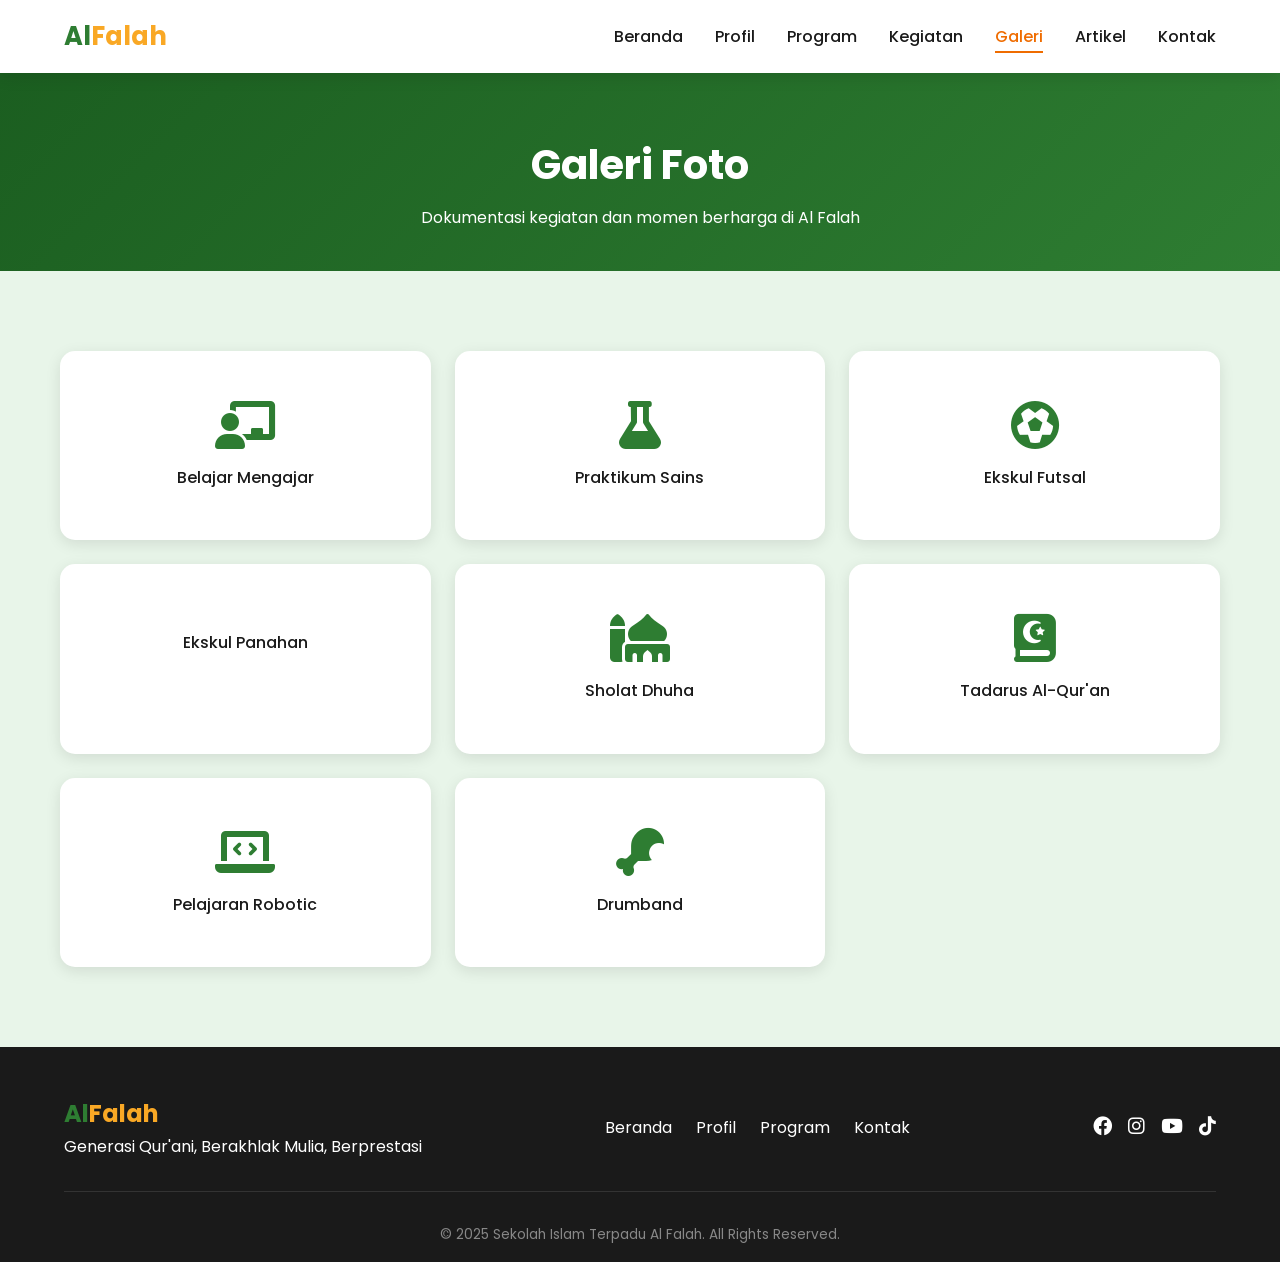
<file: galeri.html>
<!DOCTYPE html>
<html lang="id">
<head>
    <meta charset="UTF-8">
    <meta name="viewport" content="width=device-width, initial-scale=1.0">
    <title>Galeri | Sekolah Islam Terpadu Al Falah</title>
    <link rel="preconnect" href="https://fonts.googleapis.com">
    <link rel="preconnect" href="https://fonts.gstatic.com" crossorigin>
    <link href="https://fonts.googleapis.com/css2?family=Poppins:wght@300;400;500;600;700;800&display=swap" rel="stylesheet">
    <link rel="stylesheet" href="https://cdnjs.cloudflare.com/ajax/libs/font-awesome/6.0.0-beta3/css/all.min.css">
    <style>
        * { margin: 0; padding: 0; box-sizing: border-box; }
        :root {
            --primary-green: #2e7d32;
            --primary-dark: #1b5e20;
            --primary-light: #e8f5e9;
            --accent-gold: #f9a825;
            --accent-orange: #ef6c00;
            --text-dark: #1a1a1a;
            --white: #ffffff;
            --shadow: 0 4px 15px rgba(0,0,0,0.1);
            --transition: all 0.3s ease;
        }
        body { font-family: 'Poppins', sans-serif; line-height: 1.6; color: var(--text-dark); }
        .container { max-width: 1200px; margin: 0 auto; padding: 0 20px; }
        .section-title {
            font-size: 2.2rem;
            text-align: center;
            color: var(--primary-dark);
            margin-bottom: 3rem;
            position: relative;
            padding-bottom: 15px;
        }
        .section-title::after {
            content: '';
            position: absolute;
            bottom: 0;
            left: 50%;
            transform: translateX(-50%);
            width: 80px;
            height: 4px;
            background: var(--accent-gold);
        }
        .navbar {
            background: var(--white);
            padding: 1rem 5%;
            display: flex;
            justify-content: space-between;
            align-items: center;
            box-shadow: var(--shadow);
            position: sticky;
            top: 0;
            z-index: 1000;
            flex-wrap: wrap;
        }
        .logo h2 { color: var(--primary-green); font-size: 1.6rem; }
        .logo span { color: var(--accent-gold); }
        .nav-links { display: flex; gap: 2rem; list-style: none; }
        .nav-links a {
            text-decoration: none;
            color: var(--text-dark);
            font-weight: 500;
            transition: var(--transition);
            position: relative;
        }
        .nav-links a::after {
            content: '';
            position: absolute;
            bottom: -5px;
            left: 0;
            width: 0;
            height: 2px;
            background: var(--accent-orange);
            transition: var(--transition);
        }
        .nav-links a:hover::after, .nav-links a.active::after { width: 100%; }
        .nav-links a:hover, .nav-links a.active { color: var(--accent-orange); }
        .menu-toggle { display: none; font-size: 1.5rem; cursor: pointer; color: var(--primary-green); }
        .page-header {
            background: linear-gradient(135deg, var(--primary-dark), var(--primary-green));
            color: var(--white);
            padding: 60px 0 40px;
            text-align: center;
        }
        .page-header h1 { font-size: 2.5rem; margin-bottom: 0.5rem; }
        .galeri-section { padding: 5rem 0; background: var(--primary-light); }
        .galeri-full-grid {
            display: grid;
            grid-template-columns: repeat(auto-fit, minmax(280px, 1fr));
            gap: 1.5rem;
        }
        .galeri-item {
            background: var(--white);
            padding: 50px 20px;
            text-align: center;
            border-radius: 15px;
            transition: var(--transition);
            cursor: pointer;
            box-shadow: var(--shadow);
        }
        .galeri-item i { font-size: 3rem; color: var(--primary-green); margin-bottom: 1rem; display: block; }
        .galeri-item span { color: var(--text-dark); font-weight: 500; }
        .galeri-item:hover { transform: scale(1.03); background: var(--primary-green); }
        .galeri-item:hover i, .galeri-item:hover span { color: var(--white); }
        footer {
            background: #1a1a1a;
            color: var(--white);
            padding: 3rem 5% 1rem;
        }
        .footer-content {
            max-width: 1200px;
            margin: 0 auto;
            display: flex;
            justify-content: space-between;
            align-items: center;
            flex-wrap: wrap;
            gap: 2rem;
            padding-bottom: 2rem;
            border-bottom: 1px solid #333;
        }
        .footer-logo h3 { font-size: 1.5rem; color: var(--primary-green); }
        .footer-logo span { color: var(--accent-gold); }
        .footer-links { display: flex; gap: 1.5rem; }
        .footer-links a { color: var(--white); text-decoration: none; transition: var(--transition); }
        .footer-links a:hover { color: var(--accent-gold); }
        .social-icons { display: flex; gap: 1rem; }
        .social-icons a { color: var(--white); font-size: 1.2rem; transition: var(--transition); }
        .social-icons a:hover { color: var(--accent-gold); transform: translateY(-3px); }
        .footer-bottom { text-align: center; padding-top: 2rem; font-size: 0.85rem; color: #888; }
        @media (max-width: 768px) {
            .menu-toggle { display: block; }
            .nav-links {
                position: fixed;
                top: 70px;
                left: -100%;
                width: 100%;
                background: var(--white);
                flex-direction: column;
                align-items: center;
                padding: 2rem 0;
                transition: var(--transition);
            }
            .nav-links.active { left: 0; }
            .footer-content { flex-direction: column; text-align: center; }
        }
    </style>
</head>
<body>

<nav class="navbar">
    <div class="logo"><h2>Al<span>Falah</span></h2></div>
    <ul class="nav-links" id="navLinks">
        <li><a href="index.html">Beranda</a></li>
        <li><a href="profil.html">Profil</a></li>
        <li><a href="program.html">Program</a></li>
        <li><a href="kegiatan.html">Kegiatan</a></li>
        <li><a href="galeri.html" class="active">Galeri</a></li>
        <li><a href="artikel.html">Artikel</a></li>
        <li><a href="kontak.html">Kontak</a></li>
    </ul>
    <div class="menu-toggle" id="menuToggle"><i class="fas fa-bars"></i></div>
</nav>

<main>
    <section class="page-header">
        <div class="container"><h1>Galeri Foto</h1><p>Dokumentasi kegiatan dan momen berharga di Al Falah</p></div>
    </section>

    <section class="galeri-section">
        <div class="container">
            <div class="galeri-full-grid">
                <div class="galeri-item"><i class="fas fa-chalkboard-user"></i><span>Belajar Mengajar</span></div>
                <div class="galeri-item"><i class="fas fa-flask"></i><span>Praktikum Sains</span></div>
                <div class="galeri-item"><i class="fas fa-futbol"></i><span>Ekskul Futsal</span></div>
                <div class="galeri-item"><i class="fas fa-fencing"></i><span>Ekskul Panahan</span></div>
                <div class="galeri-item"><i class="fas fa-mosque"></i><span>Sholat Dhuha</span></div>
                <div class="galeri-item"><i class="fas fa-quran"></i><span>Tadarus Al-Qur'an</span></div>
                <div class="galeri-item"><i class="fas fa-laptop-code"></i><span>Pelajaran Robotic</span></div>
                <div class="galeri-item"><i class="fas fa-drumstick-bite"></i><span>Drumband</span></div>
            </div>
        </div>
    </section>
</main>

<footer>
    <div class="footer-content">
        <div class="footer-logo"><h3>Al<span>Falah</span></h3><p>Generasi Qur'ani, Berakhlak Mulia, Berprestasi</p></div>
        <div class="footer-links"><a href="index.html">Beranda</a><a href="profil.html">Profil</a><a href="program.html">Program</a><a href="kontak.html">Kontak</a></div>
        <div class="social-icons"><a href="#"><i class="fab fa-facebook"></i></a><a href="#"><i class="fab fa-instagram"></i></a><a href="#"><i class="fab fa-youtube"></i></a><a href="#"><i class="fab fa-tiktok"></i></a></div>
    </div>
    <div class="footer-bottom"><p>&copy; 2025 Sekolah Islam Terpadu Al Falah. All Rights Reserved.</p></div>
</footer>

<script>
    const menuToggle = document.getElementById('menuToggle');
    const navLinks = document.getElementById('navLinks');
    if (menuToggle) {
        menuToggle.addEventListener('click', () => { navLinks.classList.toggle('active'); });
    }
    document.querySelectorAll('.nav-links a').forEach(link => {
        link.addEventListener('click', () => {
            if (navLinks.classList.contains('active')) navLinks.classList.remove('active');
        });
    });
</script>
</body>
</html>
</file>
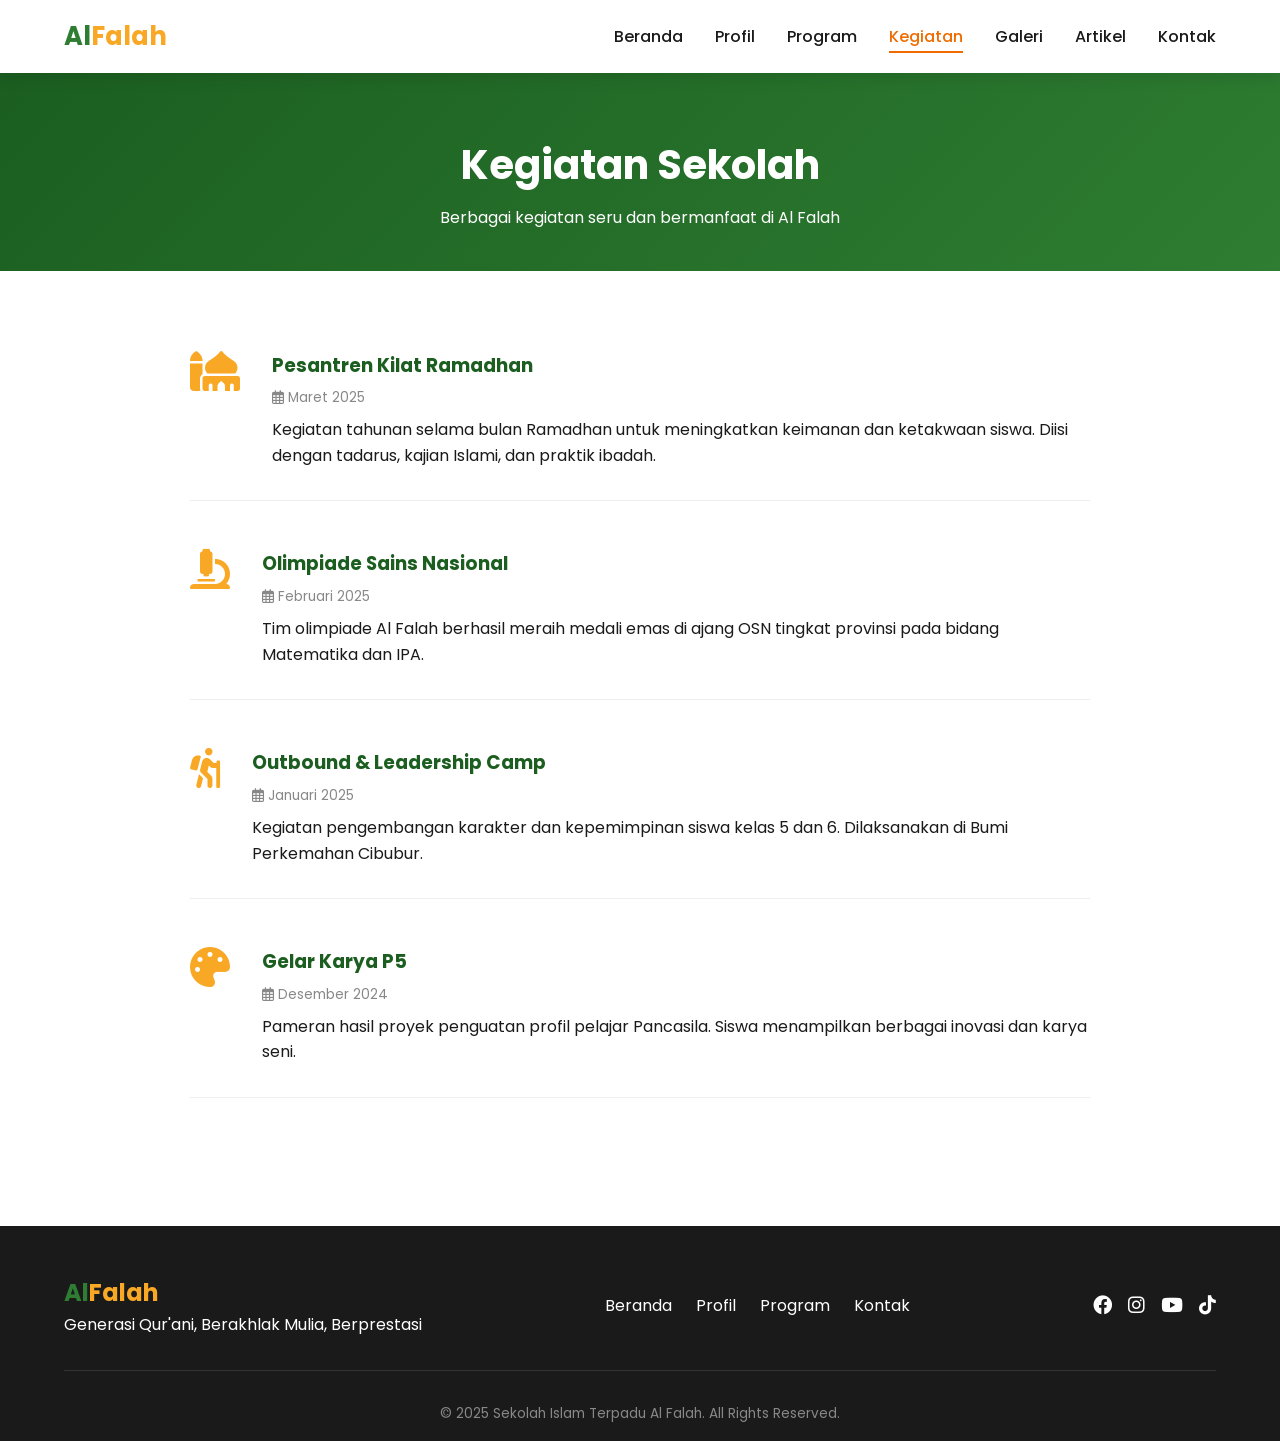
<file: kegiatan.html>
<!DOCTYPE html>
<html lang="id">
<head>
    <meta charset="UTF-8">
    <meta name="viewport" content="width=device-width, initial-scale=1.0">
    <title>Kegiatan | Sekolah Islam Terpadu Al Falah</title>
    <link rel="preconnect" href="https://fonts.googleapis.com">
    <link rel="preconnect" href="https://fonts.gstatic.com" crossorigin>
    <link href="https://fonts.googleapis.com/css2?family=Poppins:wght@300;400;500;600;700;800&display=swap" rel="stylesheet">
    <link rel="stylesheet" href="https://cdnjs.cloudflare.com/ajax/libs/font-awesome/6.0.0-beta3/css/all.min.css">
    <style>
        * { margin: 0; padding: 0; box-sizing: border-box; }
        :root {
            --primary-green: #2e7d32;
            --primary-dark: #1b5e20;
            --accent-gold: #f9a825;
            --accent-orange: #ef6c00;
            --text-dark: #1a1a1a;
            --text-light: #888;
            --white: #ffffff;
            --shadow: 0 4px 15px rgba(0,0,0,0.1);
            --transition: all 0.3s ease;
        }
        body { font-family: 'Poppins', sans-serif; line-height: 1.6; color: var(--text-dark); }
        .container { max-width: 1200px; margin: 0 auto; padding: 0 20px; }
        .section-title {
            font-size: 2.2rem;
            text-align: center;
            color: var(--primary-dark);
            margin-bottom: 3rem;
            position: relative;
            padding-bottom: 15px;
        }
        .section-title::after {
            content: '';
            position: absolute;
            bottom: 0;
            left: 50%;
            transform: translateX(-50%);
            width: 80px;
            height: 4px;
            background: var(--accent-gold);
        }
        .navbar {
            background: var(--white);
            padding: 1rem 5%;
            display: flex;
            justify-content: space-between;
            align-items: center;
            box-shadow: var(--shadow);
            position: sticky;
            top: 0;
            z-index: 1000;
            flex-wrap: wrap;
        }
        .logo h2 { color: var(--primary-green); font-size: 1.6rem; }
        .logo span { color: var(--accent-gold); }
        .nav-links { display: flex; gap: 2rem; list-style: none; }
        .nav-links a {
            text-decoration: none;
            color: var(--text-dark);
            font-weight: 500;
            transition: var(--transition);
            position: relative;
        }
        .nav-links a::after {
            content: '';
            position: absolute;
            bottom: -5px;
            left: 0;
            width: 0;
            height: 2px;
            background: var(--accent-orange);
            transition: var(--transition);
        }
        .nav-links a:hover::after, .nav-links a.active::after { width: 100%; }
        .nav-links a:hover, .nav-links a.active { color: var(--accent-orange); }
        .menu-toggle { display: none; font-size: 1.5rem; cursor: pointer; color: var(--primary-green); }
        .page-header {
            background: linear-gradient(135deg, var(--primary-dark), var(--primary-green));
            color: var(--white);
            padding: 60px 0 40px;
            text-align: center;
        }
        .page-header h1 { font-size: 2.5rem; margin-bottom: 0.5rem; }
        .kegiatan-section { padding: 5rem 0; }
        .kegiatan-list { max-width: 900px; margin: 0 auto; }
        .kegiatan-item { display: flex; gap: 2rem; margin-bottom: 3rem; padding-bottom: 2rem; border-bottom: 1px solid #eee; }
        .kegiatan-icon i { font-size: 2.5rem; color: var(--accent-gold); }
        .kegiatan-detail h3 { color: var(--primary-dark); margin-bottom: 0.25rem; }
        .kegiatan-detail .date { font-size: 0.85rem; color: var(--text-light); margin-bottom: 0.5rem; display: inline-block; }
        footer {
            background: #1a1a1a;
            color: var(--white);
            padding: 3rem 5% 1rem;
        }
        .footer-content {
            max-width: 1200px;
            margin: 0 auto;
            display: flex;
            justify-content: space-between;
            align-items: center;
            flex-wrap: wrap;
            gap: 2rem;
            padding-bottom: 2rem;
            border-bottom: 1px solid #333;
        }
        .footer-logo h3 { font-size: 1.5rem; color: var(--primary-green); }
        .footer-logo span { color: var(--accent-gold); }
        .footer-links { display: flex; gap: 1.5rem; }
        .footer-links a { color: var(--white); text-decoration: none; transition: var(--transition); }
        .footer-links a:hover { color: var(--accent-gold); }
        .social-icons { display: flex; gap: 1rem; }
        .social-icons a { color: var(--white); font-size: 1.2rem; transition: var(--transition); }
        .social-icons a:hover { color: var(--accent-gold); transform: translateY(-3px); }
        .footer-bottom { text-align: center; padding-top: 2rem; font-size: 0.85rem; color: #888; }
        @media (max-width: 768px) {
            .menu-toggle { display: block; }
            .nav-links {
                position: fixed;
                top: 70px;
                left: -100%;
                width: 100%;
                background: var(--white);
                flex-direction: column;
                align-items: center;
                padding: 2rem 0;
                transition: var(--transition);
            }
            .nav-links.active { left: 0; }
            .kegiatan-item { flex-direction: column; text-align: center; gap: 1rem; }
            .footer-content { flex-direction: column; text-align: center; }
        }
    </style>
</head>
<body>

<nav class="navbar">
    <div class="logo"><h2>Al<span>Falah</span></h2></div>
    <ul class="nav-links" id="navLinks">
        <li><a href="index.html">Beranda</a></li>
        <li><a href="profil.html">Profil</a></li>
        <li><a href="program.html">Program</a></li>
        <li><a href="kegiatan.html" class="active">Kegiatan</a></li>
        <li><a href="galeri.html">Galeri</a></li>
        <li><a href="artikel.html">Artikel</a></li>
        <li><a href="kontak.html">Kontak</a></li>
    </ul>
    <div class="menu-toggle" id="menuToggle"><i class="fas fa-bars"></i></div>
</nav>

<main>
    <section class="page-header">
        <div class="container"><h1>Kegiatan Sekolah</h1><p>Berbagai kegiatan seru dan bermanfaat di Al Falah</p></div>
    </section>

    <section class="kegiatan-section">
        <div class="container">
            <div class="kegiatan-list">
                <div class="kegiatan-item">
                    <div class="kegiatan-icon"><i class="fas fa-mosque"></i></div>
                    <div class="kegiatan-detail">
                        <h3>Pesantren Kilat Ramadhan</h3>
                        <span class="date"><i class="far fa-calendar-alt"></i> Maret 2025</span>
                        <p>Kegiatan tahunan selama bulan Ramadhan untuk meningkatkan keimanan dan ketakwaan siswa. Diisi dengan tadarus, kajian Islami, dan praktik ibadah.</p>
                    </div>
                </div>
                <div class="kegiatan-item">
                    <div class="kegiatan-icon"><i class="fas fa-microscope"></i></div>
                    <div class="kegiatan-detail">
                        <h3>Olimpiade Sains Nasional</h3>
                        <span class="date"><i class="far fa-calendar-alt"></i> Februari 2025</span>
                        <p>Tim olimpiade Al Falah berhasil meraih medali emas di ajang OSN tingkat provinsi pada bidang Matematika dan IPA.</p>
                    </div>
                </div>
                <div class="kegiatan-item">
                    <div class="kegiatan-icon"><i class="fas fa-hiking"></i></div>
                    <div class="kegiatan-detail">
                        <h3>Outbound & Leadership Camp</h3>
                        <span class="date"><i class="far fa-calendar-alt"></i> Januari 2025</span>
                        <p>Kegiatan pengembangan karakter dan kepemimpinan siswa kelas 5 dan 6. Dilaksanakan di Bumi Perkemahan Cibubur.</p>
                    </div>
                </div>
                <div class="kegiatan-item">
                    <div class="kegiatan-icon"><i class="fas fa-palette"></i></div>
                    <div class="kegiatan-detail">
                        <h3>Gelar Karya P5</h3>
                        <span class="date"><i class="far fa-calendar-alt"></i> Desember 2024</span>
                        <p>Pameran hasil proyek penguatan profil pelajar Pancasila. Siswa menampilkan berbagai inovasi dan karya seni.</p>
                    </div>
                </div>
            </div>
        </div>
    </section>
</main>

<footer>
    <div class="footer-content">
        <div class="footer-logo"><h3>Al<span>Falah</span></h3><p>Generasi Qur'ani, Berakhlak Mulia, Berprestasi</p></div>
        <div class="footer-links"><a href="index.html">Beranda</a><a href="profil.html">Profil</a><a href="program.html">Program</a><a href="kontak.html">Kontak</a></div>
        <div class="social-icons"><a href="#"><i class="fab fa-facebook"></i></a><a href="#"><i class="fab fa-instagram"></i></a><a href="#"><i class="fab fa-youtube"></i></a><a href="#"><i class="fab fa-tiktok"></i></a></div>
    </div>
    <div class="footer-bottom"><p>&copy; 2025 Sekolah Islam Terpadu Al Falah. All Rights Reserved.</p></div>
</footer>

<script>
    const menuToggle = document.getElementById('menuToggle');
    const navLinks = document.getElementById('navLinks');
    if (menuToggle) {
        menuToggle.addEventListener('click', () => { navLinks.classList.toggle('active'); });
    }
    document.querySelectorAll('.nav-links a').forEach(link => {
        link.addEventListener('click', () => {
            if (navLinks.classList.contains('active')) navLinks.classList.remove('active');
        });
    });
</script>
</body>
</html>
</file>
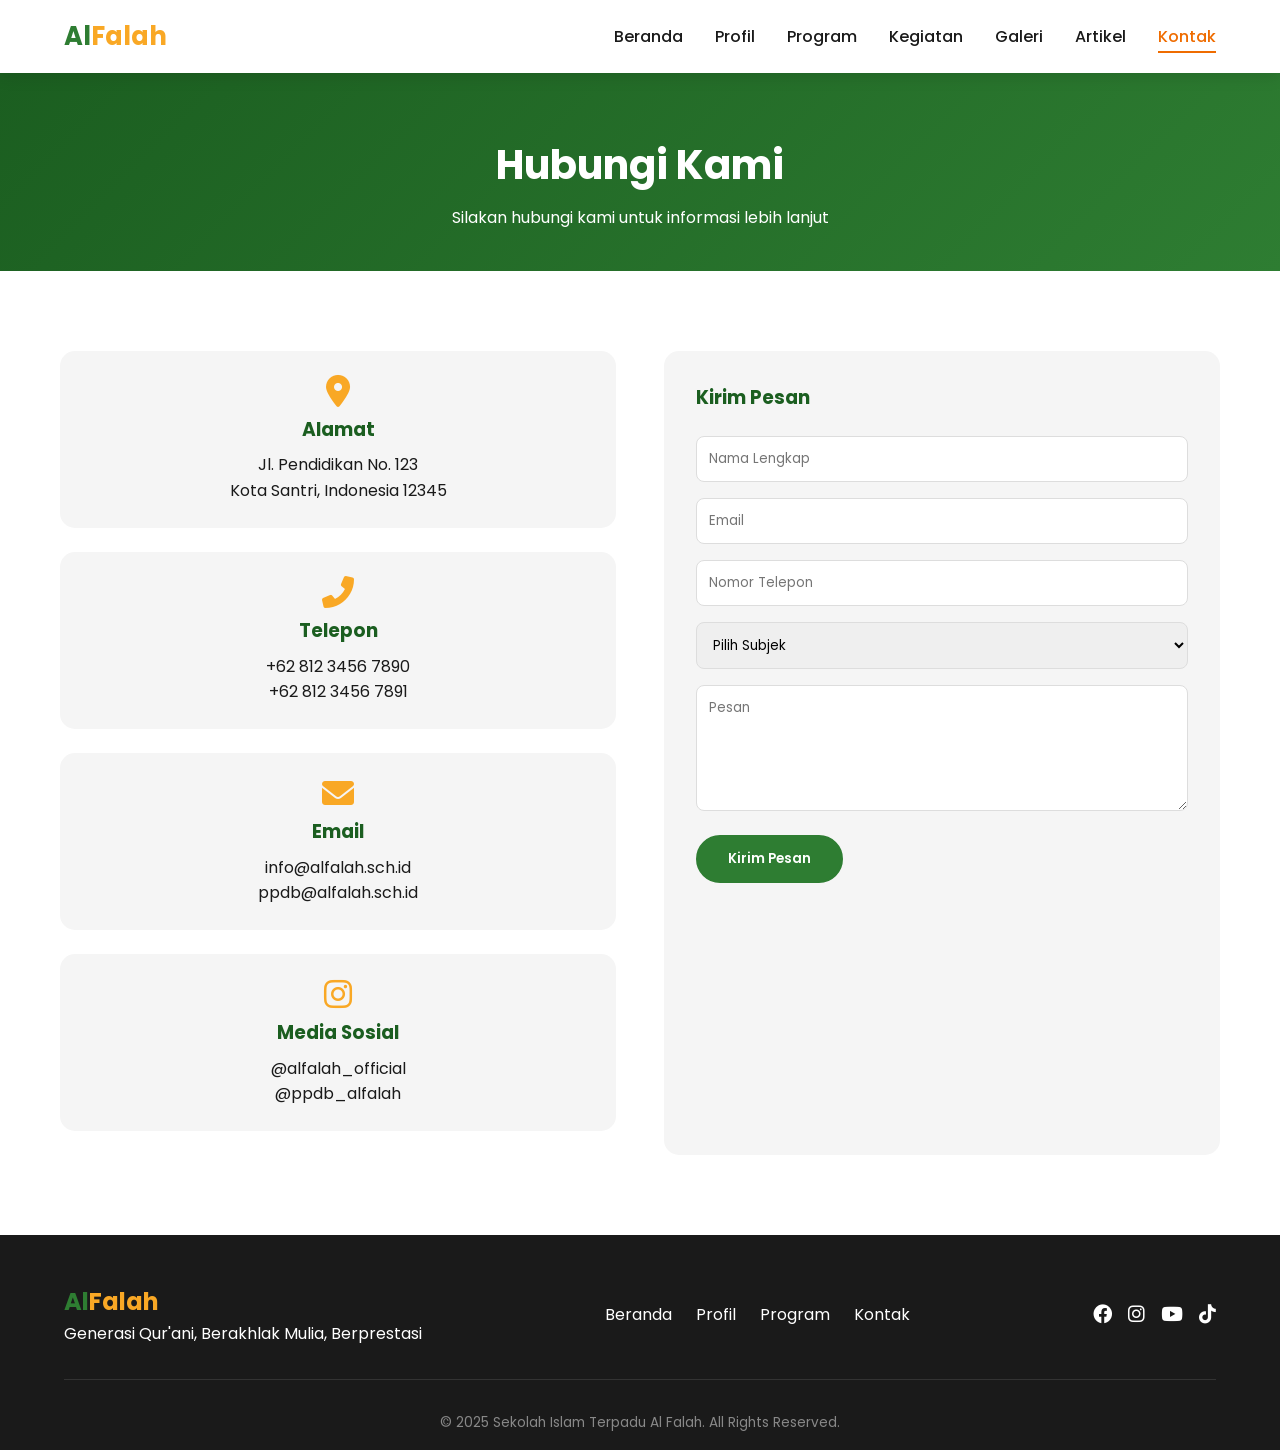
<file: kontak.html>
<!DOCTYPE html>
<html lang="id">
<head>
    <meta charset="UTF-8">
    <meta name="viewport" content="width=device-width, initial-scale=1.0">
    <title>Kontak | Sekolah Islam Terpadu Al Falah</title>
    <link rel="preconnect" href="https://fonts.googleapis.com">
    <link rel="preconnect" href="https://fonts.gstatic.com" crossorigin>
    <link href="https://fonts.googleapis.com/css2?family=Poppins:wght@300;400;500;600;700;800&display=swap" rel="stylesheet">
    <link rel="stylesheet" href="https://cdnjs.cloudflare.com/ajax/libs/font-awesome/6.0.0-beta3/css/all.min.css">
    <style>
        * { margin: 0; padding: 0; box-sizing: border-box; }
        :root {
            --primary-green: #2e7d32;
            --primary-dark: #1b5e20;
            --accent-gold: #f9a825;
            --accent-orange: #ef6c00;
            --text-dark: #1a1a1a;
            --bg-light: #f5f5f5;
            --white: #ffffff;
            --shadow: 0 4px 15px rgba(0,0,0,0.1);
            --transition: all 0.3s ease;
        }
        body { font-family: 'Poppins', sans-serif; line-height: 1.6; color: var(--text-dark); }
        .container { max-width: 1200px; margin: 0 auto; padding: 0 20px; }
        .navbar {
            background: var(--white);
            padding: 1rem 5%;
            display: flex;
            justify-content: space-between;
            align-items: center;
            box-shadow: var(--shadow);
            position: sticky;
            top: 0;
            z-index: 1000;
            flex-wrap: wrap;
        }
        .logo h2 { color: var(--primary-green); font-size: 1.6rem; }
        .logo span { color: var(--accent-gold); }
        .nav-links { display: flex; gap: 2rem; list-style: none; }
        .nav-links a {
            text-decoration: none;
            color: var(--text-dark);
            font-weight: 500;
            transition: var(--transition);
            position: relative;
        }
        .nav-links a::after {
            content: '';
            position: absolute;
            bottom: -5px;
            left: 0;
            width: 0;
            height: 2px;
            background: var(--accent-orange);
            transition: var(--transition);
        }
        .nav-links a:hover::after, .nav-links a.active::after { width: 100%; }
        .nav-links a:hover, .nav-links a.active { color: var(--accent-orange); }
        .menu-toggle { display: none; font-size: 1.5rem; cursor: pointer; color: var(--primary-green); }
        .btn { padding: 12px 30px; border-radius: 40px; text-decoration: none; font-weight: 600; transition: var(--transition); display: inline-block; border: none; cursor: pointer; font-family: inherit; }
        .btn-primary { background: var(--primary-green); color: var(--white); border: 2px solid var(--primary-green); }
        .btn-primary:hover { background: var(--primary-dark); transform: translateY(-3px); }
        .page-header {
            background: linear-gradient(135deg, var(--primary-dark), var(--primary-green));
            color: var(--white);
            padding: 60px 0 40px;
            text-align: center;
        }
        .page-header h1 { font-size: 2.5rem; margin-bottom: 0.5rem; }
        .kontak-section { padding: 5rem 0; }
        .kontak-wrapper { display: grid; grid-template-columns: 1fr 1fr; gap: 3rem; }
        .info-card {
            background: var(--bg-light);
            padding: 1.5rem;
            border-radius: 15px;
            margin-bottom: 1.5rem;
            text-align: center;
        }
        .info-card i { font-size: 2rem; color: var(--accent-gold); margin-bottom: 0.5rem; }
        .info-card h3 { margin-bottom: 0.5rem; color: var(--primary-dark); }
        .kontak-form {
            background: var(--bg-light);
            padding: 2rem;
            border-radius: 15px;
        }
        .kontak-form h3 { margin-bottom: 1.5rem; color: var(--primary-dark); }
        .kontak-form input, .kontak-form textarea, .kontak-form select {
            width: 100%;
            padding: 12px;
            margin-bottom: 1rem;
            border: 1px solid #ddd;
            border-radius: 8px;
            font-family: inherit;
        }
        footer {
            background: #1a1a1a;
            color: var(--white);
            padding: 3rem 5% 1rem;
        }
        .footer-content {
            max-width: 1200px;
            margin: 0 auto;
            display: flex;
            justify-content: space-between;
            align-items: center;
            flex-wrap: wrap;
            gap: 2rem;
            padding-bottom: 2rem;
            border-bottom: 1px solid #333;
        }
        .footer-logo h3 { font-size: 1.5rem; color: var(--primary-green); }
        .footer-logo span { color: var(--accent-gold); }
        .footer-links { display: flex; gap: 1.5rem; }
        .footer-links a { color: var(--white); text-decoration: none; transition: var(--transition); }
        .footer-links a:hover { color: var(--accent-gold); }
        .social-icons { display: flex; gap: 1rem; }
        .social-icons a { color: var(--white); font-size: 1.2rem; transition: var(--transition); }
        .social-icons a:hover { color: var(--accent-gold); transform: translateY(-3px); }
        .footer-bottom { text-align: center; padding-top: 2rem; font-size: 0.85rem; color: #888; }
        @media (max-width: 992px) {
            .kontak-wrapper { grid-template-columns: 1fr; }
        }
        @media (max-width: 768px) {
            .menu-toggle { display: block; }
            .nav-links {
                position: fixed;
                top: 70px;
                left: -100%;
                width: 100%;
                background: var(--white);
                flex-direction: column;
                align-items: center;
                padding: 2rem 0;
                transition: var(--transition);
            }
            .nav-links.active { left: 0; }
            .footer-content { flex-direction: column; text-align: center; }
        }
    </style>
</head>
<body>

<nav class="navbar">
    <div class="logo"><h2>Al<span>Falah</span></h2></div>
    <ul class="nav-links" id="navLinks">
        <li><a href="index.html">Beranda</a></li>
        <li><a href="profil.html">Profil</a></li>
        <li><a href="program.html">Program</a></li>
        <li><a href="kegiatan.html">Kegiatan</a></li>
        <li><a href="galeri.html">Galeri</a></li>
        <li><a href="artikel.html">Artikel</a></li>
        <li><a href="kontak.html" class="active">Kontak</a></li>
    </ul>
    <div class="menu-toggle" id="menuToggle"><i class="fas fa-bars"></i></div>
</nav>

<main>
    <section class="page-header">
        <div class="container"><h1>Hubungi Kami</h1><p>Silakan hubungi kami untuk informasi lebih lanjut</p></div>
    </section>

    <section class="kontak-section">
        <div class="container">
            <div class="kontak-wrapper">
                <div class="kontak-info">
                    <div class="info-card"><i class="fas fa-map-marker-alt"></i><h3>Alamat</h3><p>Jl. Pendidikan No. 123<br>Kota Santri, Indonesia 12345</p></div>
                    <div class="info-card"><i class="fas fa-phone-alt"></i><h3>Telepon</h3><p>+62 812 3456 7890<br>+62 812 3456 7891</p></div>
                    <div class="info-card"><i class="fas fa-envelope"></i><h3>Email</h3><p>info@alfalah.sch.id<br>ppdb@alfalah.sch.id</p></div>
                    <div class="info-card"><i class="fab fa-instagram"></i><h3>Media Sosial</h3><p>@alfalah_official<br>@ppdb_alfalah</p></div>
                </div>
                <div class="kontak-form">
                    <h3>Kirim Pesan</h3>
                    <form id="contactForm">
                        <input type="text" placeholder="Nama Lengkap" required>
                        <input type="email" placeholder="Email" required>
                        <input type="tel" placeholder="Nomor Telepon">
                        <select><option>Pilih Subjek</option><option>Informasi PPDB</option><option>Kerjasama</option><option>Lainnya</option></select>
                        <textarea placeholder="Pesan" rows="5" required></textarea>
                        <button type="submit" class="btn btn-primary">Kirim Pesan</button>
                    </form>
                </div>
            </div>
        </div>
    </section>
</main>

<footer>
    <div class="footer-content">
        <div class="footer-logo"><h3>Al<span>Falah</span></h3><p>Generasi Qur'ani, Berakhlak Mulia, Berprestasi</p></div>
        <div class="footer-links"><a href="index.html">Beranda</a><a href="profil.html">Profil</a><a href="program.html">Program</a><a href="kontak.html">Kontak</a></div>
        <div class="social-icons"><a href="#"><i class="fab fa-facebook"></i></a><a href="#"><i class="fab fa-instagram"></i></a><a href="#"><i class="fab fa-youtube"></i></a><a href="#"><i class="fab fa-tiktok"></i></a></div>
    </div>
    <div class="footer-bottom"><p>&copy; 2025 Sekolah Islam Terpadu Al Falah. All Rights Reserved.</p></div>
</footer>

<script>
    const menuToggle = document.getElementById('menuToggle');
    const navLinks = document.getElementById('navLinks');
    if (menuToggle) {
        menuToggle.addEventListener('click', () => { navLinks.classList.toggle('active'); });
    }
    document.querySelectorAll('.nav-links a').forEach(link => {
        link.addEventListener('click', () => {
            if (navLinks.classList.contains('active')) navLinks.classList.remove('active');
        });
    });
    const contactForm = document.getElementById('contactForm');
    if (contactForm) {
        contactForm.addEventListener('submit', (e) => {
            e.preventDefault();
            alert('Pesan Anda telah terkirim! Kami akan menghubungi Anda segera.');
            contactForm.reset();
        });
    }
</script>
</body>
</html>
</file>
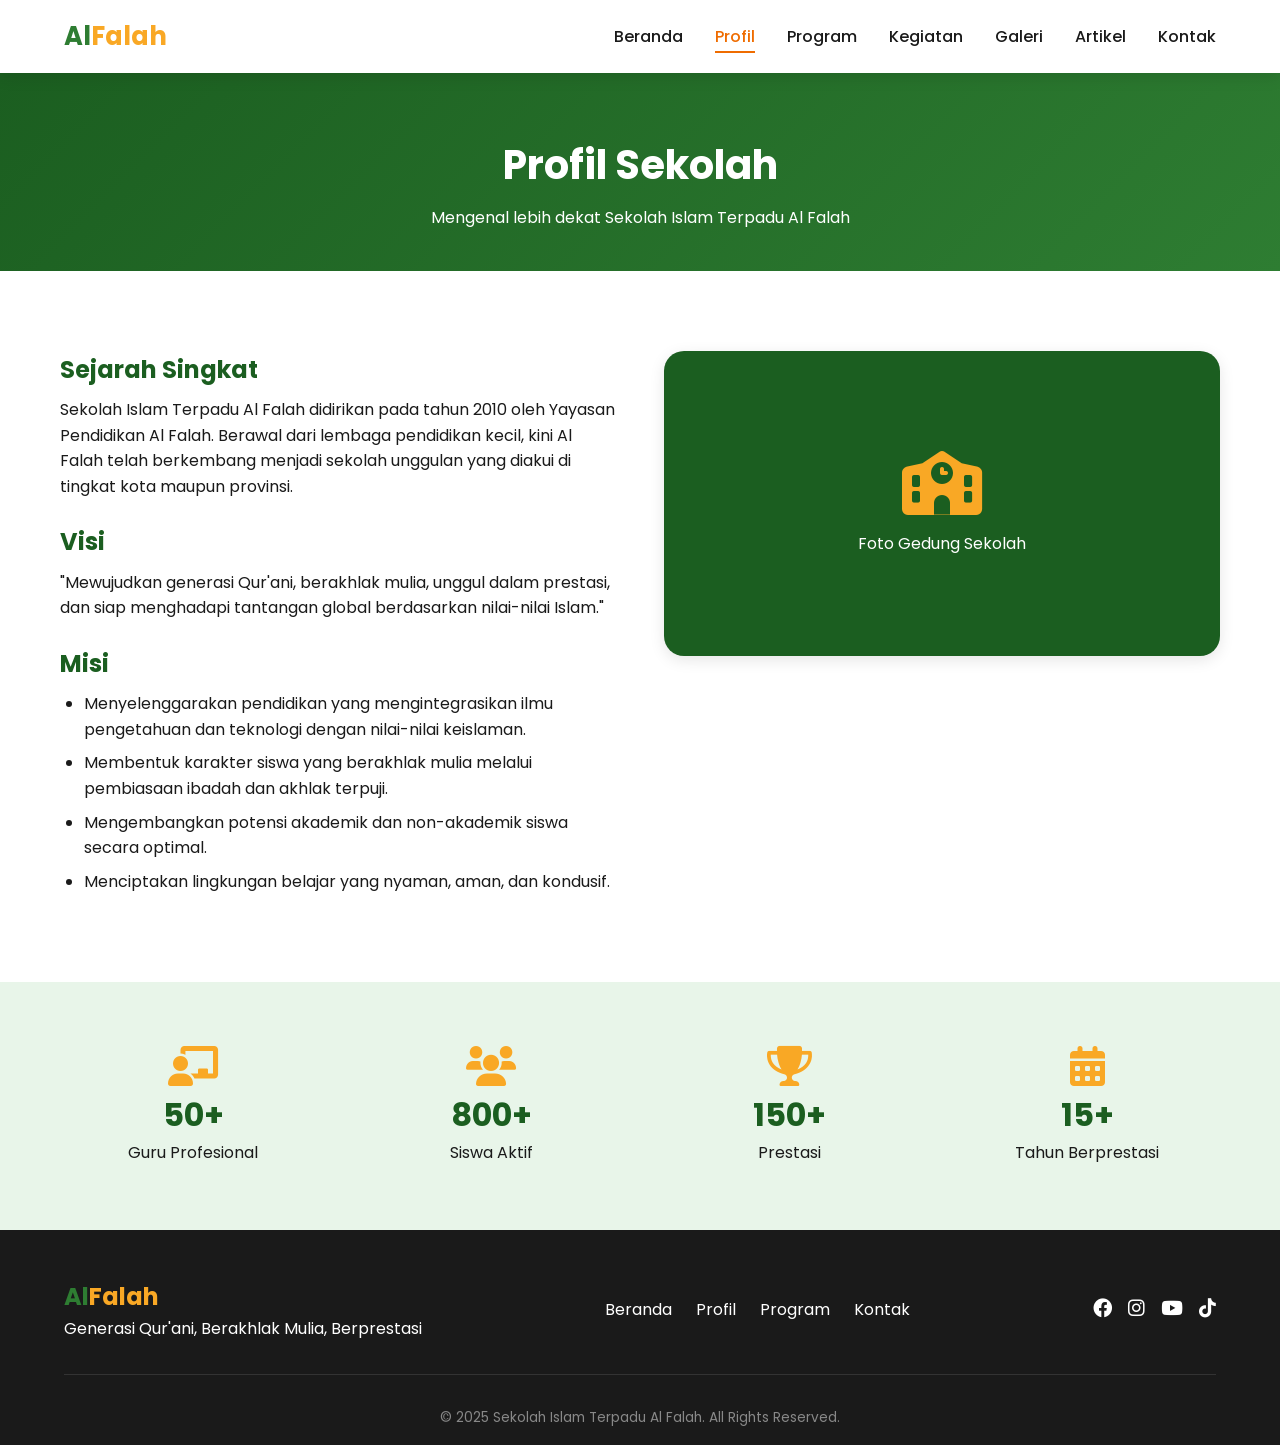
<file: profil.html>
<!DOCTYPE html>
<html lang="id">
<head>
    <meta charset="UTF-8">
    <meta name="viewport" content="width=device-width, initial-scale=1.0">
    <title>Profil | Sekolah Islam Terpadu Al Falah</title>
    <link rel="preconnect" href="https://fonts.googleapis.com">
    <link rel="preconnect" href="https://fonts.gstatic.com" crossorigin>
    <link href="https://fonts.googleapis.com/css2?family=Poppins:wght@300;400;500;600;700;800&display=swap" rel="stylesheet">
    <link rel="stylesheet" href="https://cdnjs.cloudflare.com/ajax/libs/font-awesome/6.0.0-beta3/css/all.min.css">
    <style>
        * { margin: 0; padding: 0; box-sizing: border-box; }
        :root {
            --primary-green: #2e7d32;
            --primary-dark: #1b5e20;
            --primary-light: #e8f5e9;
            --accent-gold: #f9a825;
            --accent-orange: #ef6c00;
            --text-dark: #1a1a1a;
            --text-gray: #555;
            --white: #ffffff;
            --shadow: 0 4px 15px rgba(0,0,0,0.1);
            --transition: all 0.3s ease;
        }
        body { font-family: 'Poppins', sans-serif; line-height: 1.6; color: var(--text-dark); }
        .container { max-width: 1200px; margin: 0 auto; padding: 0 20px; }
        .section-title {
            font-size: 2.2rem;
            text-align: center;
            color: var(--primary-dark);
            margin-bottom: 3rem;
            position: relative;
            padding-bottom: 15px;
        }
        .section-title::after {
            content: '';
            position: absolute;
            bottom: 0;
            left: 50%;
            transform: translateX(-50%);
            width: 80px;
            height: 4px;
            background: var(--accent-gold);
        }
        /* Navbar Sama */
        .navbar {
            background: var(--white);
            padding: 1rem 5%;
            display: flex;
            justify-content: space-between;
            align-items: center;
            box-shadow: var(--shadow);
            position: sticky;
            top: 0;
            z-index: 1000;
            flex-wrap: wrap;
        }
        .logo h2 { color: var(--primary-green); font-size: 1.6rem; }
        .logo span { color: var(--accent-gold); }
        .nav-links { display: flex; gap: 2rem; list-style: none; }
        .nav-links a {
            text-decoration: none;
            color: var(--text-dark);
            font-weight: 500;
            transition: var(--transition);
            position: relative;
        }
        .nav-links a::after {
            content: '';
            position: absolute;
            bottom: -5px;
            left: 0;
            width: 0;
            height: 2px;
            background: var(--accent-orange);
            transition: var(--transition);
        }
        .nav-links a:hover::after, .nav-links a.active::after { width: 100%; }
        .nav-links a:hover, .nav-links a.active { color: var(--accent-orange); }
        .menu-toggle { display: none; font-size: 1.5rem; cursor: pointer; color: var(--primary-green); }
        .btn { padding: 12px 30px; border-radius: 40px; text-decoration: none; font-weight: 600; transition: var(--transition); display: inline-block; }
        .btn-primary { background: var(--primary-green); color: var(--white); border: 2px solid var(--primary-green); }
        .btn-primary:hover { background: var(--primary-dark); transform: translateY(-3px); }
        /* Page Header */
        .page-header {
            background: linear-gradient(135deg, var(--primary-dark), var(--primary-green));
            color: var(--white);
            padding: 60px 0 40px;
            text-align: center;
        }
        .page-header h1 { font-size: 2.5rem; margin-bottom: 0.5rem; }
        /* Profil Section */
        .profil-section { padding: 5rem 0; }
        .profil-content { display: grid; grid-template-columns: 1fr 1fr; gap: 3rem; align-items: start; }
        .profil-text h2 { color: var(--primary-dark); margin: 1.5rem 0 0.5rem; }
        .profil-text h2:first-of-type { margin-top: 0; }
        .profil-text ul { padding-left: 1.5rem; margin-top: 0.5rem; }
        .profil-text li { margin-bottom: 0.5rem; }
        .image-placeholder {
            background: var(--primary-dark);
            border-radius: 20px;
            padding: 100px 40px;
            text-align: center;
            color: var(--white);
            box-shadow: var(--shadow);
        }
        .image-placeholder i { font-size: 4rem; margin-bottom: 1rem; color: var(--accent-gold); }
        /* Stats */
        .stats-section { background: var(--primary-light); padding: 4rem 0; }
        .stats-grid { display: grid; grid-template-columns: repeat(4, 1fr); gap: 2rem; text-align: center; }
        .stat-card i { font-size: 2.5rem; color: var(--accent-gold); }
        .stat-number { font-size: 2rem; font-weight: 700; color: var(--primary-dark); display: block; }
        /* Footer */
        footer {
            background: #1a1a1a;
            color: var(--white);
            padding: 3rem 5% 1rem;
        }
        .footer-content {
            max-width: 1200px;
            margin: 0 auto;
            display: flex;
            justify-content: space-between;
            align-items: center;
            flex-wrap: wrap;
            gap: 2rem;
            padding-bottom: 2rem;
            border-bottom: 1px solid #333;
        }
        .footer-logo h3 { font-size: 1.5rem; color: var(--primary-green); }
        .footer-logo span { color: var(--accent-gold); }
        .footer-links { display: flex; gap: 1.5rem; }
        .footer-links a { color: var(--white); text-decoration: none; transition: var(--transition); }
        .footer-links a:hover { color: var(--accent-gold); }
        .social-icons { display: flex; gap: 1rem; }
        .social-icons a { color: var(--white); font-size: 1.2rem; transition: var(--transition); }
        .social-icons a:hover { color: var(--accent-gold); transform: translateY(-3px); }
        .footer-bottom { text-align: center; padding-top: 2rem; font-size: 0.85rem; color: #888; }
        /* Responsive */
        @media (max-width: 992px) {
            .profil-content { grid-template-columns: 1fr; }
            .stats-grid { grid-template-columns: repeat(2, 1fr); }
        }
        @media (max-width: 768px) {
            .menu-toggle { display: block; }
            .nav-links {
                position: fixed;
                top: 70px;
                left: -100%;
                width: 100%;
                background: var(--white);
                flex-direction: column;
                align-items: center;
                padding: 2rem 0;
                transition: var(--transition);
            }
            .nav-links.active { left: 0; }
            .stats-grid { grid-template-columns: 1fr; }
            .footer-content { flex-direction: column; text-align: center; }
        }
    </style>
</head>
<body>

<nav class="navbar">
    <div class="logo"><h2>Al<span>Falah</span></h2></div>
    <ul class="nav-links" id="navLinks">
        <li><a href="index.html">Beranda</a></li>
        <li><a href="profil.html" class="active">Profil</a></li>
        <li><a href="program.html">Program</a></li>
        <li><a href="kegiatan.html">Kegiatan</a></li>
        <li><a href="galeri.html">Galeri</a></li>
        <li><a href="artikel.html">Artikel</a></li>
        <li><a href="kontak.html">Kontak</a></li>
    </ul>
    <div class="menu-toggle" id="menuToggle"><i class="fas fa-bars"></i></div>
</nav>

<main>
    <section class="page-header">
        <div class="container"><h1>Profil Sekolah</h1><p>Mengenal lebih dekat Sekolah Islam Terpadu Al Falah</p></div>
    </section>

    <section class="profil-section">
        <div class="container">
            <div class="profil-content">
                <div class="profil-text">
                    <h2>Sejarah Singkat</h2>
                    <p>Sekolah Islam Terpadu Al Falah didirikan pada tahun 2010 oleh Yayasan Pendidikan Al Falah. Berawal dari lembaga pendidikan kecil, kini Al Falah telah berkembang menjadi sekolah unggulan yang diakui di tingkat kota maupun provinsi.</p>
                    <h2>Visi</h2>
                    <p>"Mewujudkan generasi Qur'ani, berakhlak mulia, unggul dalam prestasi, dan siap menghadapi tantangan global berdasarkan nilai-nilai Islam."</p>
                    <h2>Misi</h2>
                    <ul>
                        <li>Menyelenggarakan pendidikan yang mengintegrasikan ilmu pengetahuan dan teknologi dengan nilai-nilai keislaman.</li>
                        <li>Membentuk karakter siswa yang berakhlak mulia melalui pembiasaan ibadah dan akhlak terpuji.</li>
                        <li>Mengembangkan potensi akademik dan non-akademik siswa secara optimal.</li>
                        <li>Menciptakan lingkungan belajar yang nyaman, aman, dan kondusif.</li>
                    </ul>
                </div>
                <div class="profil-image">
                    <div class="image-placeholder"><i class="fas fa-school"></i><p>Foto Gedung Sekolah</p></div>
                </div>
            </div>
        </div>
    </section>

    <section class="stats-section">
        <div class="container">
            <div class="stats-grid">
                <div class="stat-card"><i class="fas fa-chalkboard-user"></i><span class="stat-number">50+</span><span>Guru Profesional</span></div>
                <div class="stat-card"><i class="fas fa-users"></i><span class="stat-number">800+</span><span>Siswa Aktif</span></div>
                <div class="stat-card"><i class="fas fa-trophy"></i><span class="stat-number">150+</span><span>Prestasi</span></div>
                <div class="stat-card"><i class="fas fa-calendar-alt"></i><span class="stat-number">15+</span><span>Tahun Berprestasi</span></div>
            </div>
        </div>
    </section>
</main>

<footer>
    <div class="footer-content">
        <div class="footer-logo"><h3>Al<span>Falah</span></h3><p>Generasi Qur'ani, Berakhlak Mulia, Berprestasi</p></div>
        <div class="footer-links"><a href="index.html">Beranda</a><a href="profil.html">Profil</a><a href="program.html">Program</a><a href="kontak.html">Kontak</a></div>
        <div class="social-icons"><a href="#"><i class="fab fa-facebook"></i></a><a href="#"><i class="fab fa-instagram"></i></a><a href="#"><i class="fab fa-youtube"></i></a><a href="#"><i class="fab fa-tiktok"></i></a></div>
    </div>
    <div class="footer-bottom"><p>&copy; 2025 Sekolah Islam Terpadu Al Falah. All Rights Reserved.</p></div>
</footer>

<script>
    const menuToggle = document.getElementById('menuToggle');
    const navLinks = document.getElementById('navLinks');
    if (menuToggle) {
        menuToggle.addEventListener('click', () => { navLinks.classList.toggle('active'); });
    }
    document.querySelectorAll('.nav-links a').forEach(link => {
        link.addEventListener('click', () => {
            if (navLinks.classList.contains('active')) navLinks.classList.remove('active');
        });
    });
</script>
</body>
</html>
</file>
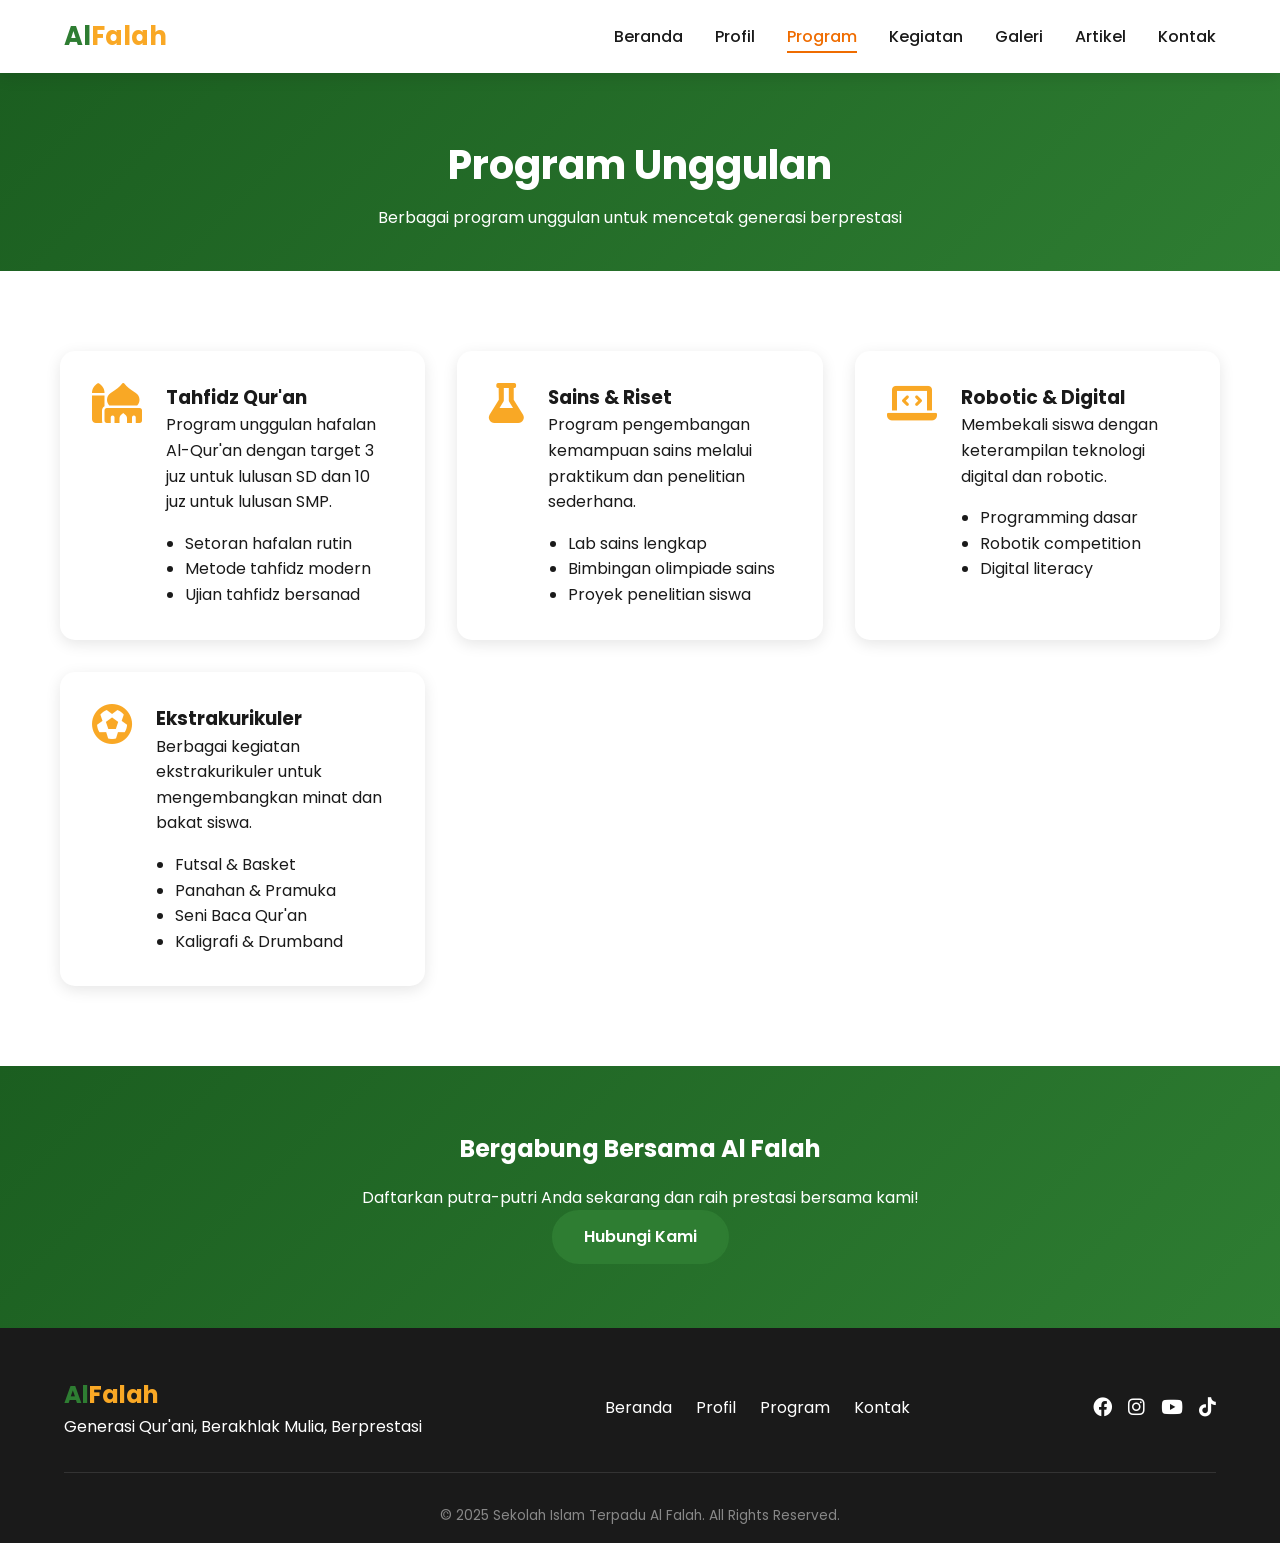
<file: program.html>
<!DOCTYPE html>
<html lang="id">
<head>
    <meta charset="UTF-8">
    <meta name="viewport" content="width=device-width, initial-scale=1.0">
    <title>Program | Sekolah Islam Terpadu Al Falah</title>
    <link rel="preconnect" href="https://fonts.googleapis.com">
    <link rel="preconnect" href="https://fonts.gstatic.com" crossorigin>
    <link href="https://fonts.googleapis.com/css2?family=Poppins:wght@300;400;500;600;700;800&display=swap" rel="stylesheet">
    <link rel="stylesheet" href="https://cdnjs.cloudflare.com/ajax/libs/font-awesome/6.0.0-beta3/css/all.min.css">
    <style>
        * { margin: 0; padding: 0; box-sizing: border-box; }
        :root {
            --primary-green: #2e7d32;
            --primary-dark: #1b5e20;
            --primary-light: #e8f5e9;
            --accent-gold: #f9a825;
            --accent-orange: #ef6c00;
            --text-dark: #1a1a1a;
            --text-gray: #555;
            --white: #ffffff;
            --shadow: 0 4px 15px rgba(0,0,0,0.1);
            --transition: all 0.3s ease;
        }
        body { font-family: 'Poppins', sans-serif; line-height: 1.6; color: var(--text-dark); }
        .container { max-width: 1200px; margin: 0 auto; padding: 0 20px; }
        .section-title {
            font-size: 2.2rem;
            text-align: center;
            color: var(--primary-dark);
            margin-bottom: 3rem;
            position: relative;
            padding-bottom: 15px;
        }
        .section-title::after {
            content: '';
            position: absolute;
            bottom: 0;
            left: 50%;
            transform: translateX(-50%);
            width: 80px;
            height: 4px;
            background: var(--accent-gold);
        }
        .navbar {
            background: var(--white);
            padding: 1rem 5%;
            display: flex;
            justify-content: space-between;
            align-items: center;
            box-shadow: var(--shadow);
            position: sticky;
            top: 0;
            z-index: 1000;
            flex-wrap: wrap;
        }
        .logo h2 { color: var(--primary-green); font-size: 1.6rem; }
        .logo span { color: var(--accent-gold); }
        .nav-links { display: flex; gap: 2rem; list-style: none; }
        .nav-links a {
            text-decoration: none;
            color: var(--text-dark);
            font-weight: 500;
            transition: var(--transition);
            position: relative;
        }
        .nav-links a::after {
            content: '';
            position: absolute;
            bottom: -5px;
            left: 0;
            width: 0;
            height: 2px;
            background: var(--accent-orange);
            transition: var(--transition);
        }
        .nav-links a:hover::after, .nav-links a.active::after { width: 100%; }
        .nav-links a:hover, .nav-links a.active { color: var(--accent-orange); }
        .menu-toggle { display: none; font-size: 1.5rem; cursor: pointer; color: var(--primary-green); }
        .btn { padding: 12px 30px; border-radius: 40px; text-decoration: none; font-weight: 600; transition: var(--transition); display: inline-block; }
        .btn-primary { background: var(--primary-green); color: var(--white); border: 2px solid var(--primary-green); }
        .btn-primary:hover { background: var(--primary-dark); transform: translateY(-3px); }
        .page-header {
            background: linear-gradient(135deg, var(--primary-dark), var(--primary-green));
            color: var(--white);
            padding: 60px 0 40px;
            text-align: center;
        }
        .page-header h1 { font-size: 2.5rem; margin-bottom: 0.5rem; }
        .program-section { padding: 5rem 0; }
        .program-full-grid { display: grid; grid-template-columns: repeat(auto-fit, minmax(350px, 1fr)); gap: 2rem; }
        .program-card-large {
            background: var(--white);
            border-radius: 15px;
            padding: 2rem;
            display: flex;
            gap: 1.5rem;
            box-shadow: var(--shadow);
            transition: var(--transition);
        }
        .program-card-large:hover { transform: translateY(-5px); }
        .program-card-large i { font-size: 2.5rem; color: var(--accent-gold); }
        .program-info ul { margin-top: 1rem; padding-left: 1.2rem; }
        .call-to-action {
            background: linear-gradient(135deg, var(--primary-dark), var(--primary-green));
            color: var(--white);
            text-align: center;
            padding: 4rem 0;
        }
        .call-to-action h2 { margin-bottom: 1rem; }
        footer {
            background: #1a1a1a;
            color: var(--white);
            padding: 3rem 5% 1rem;
        }
        .footer-content {
            max-width: 1200px;
            margin: 0 auto;
            display: flex;
            justify-content: space-between;
            align-items: center;
            flex-wrap: wrap;
            gap: 2rem;
            padding-bottom: 2rem;
            border-bottom: 1px solid #333;
        }
        .footer-logo h3 { font-size: 1.5rem; color: var(--primary-green); }
        .footer-logo span { color: var(--accent-gold); }
        .footer-links { display: flex; gap: 1.5rem; }
        .footer-links a { color: var(--white); text-decoration: none; transition: var(--transition); }
        .footer-links a:hover { color: var(--accent-gold); }
        .social-icons { display: flex; gap: 1rem; }
        .social-icons a { color: var(--white); font-size: 1.2rem; transition: var(--transition); }
        .social-icons a:hover { color: var(--accent-gold); transform: translateY(-3px); }
        .footer-bottom { text-align: center; padding-top: 2rem; font-size: 0.85rem; color: #888; }
        @media (max-width: 768px) {
            .menu-toggle { display: block; }
            .nav-links {
                position: fixed;
                top: 70px;
                left: -100%;
                width: 100%;
                background: var(--white);
                flex-direction: column;
                align-items: center;
                padding: 2rem 0;
                transition: var(--transition);
            }
            .nav-links.active { left: 0; }
            .program-card-large { flex-direction: column; text-align: center; }
            .footer-content { flex-direction: column; text-align: center; }
        }
    </style>
</head>
<body>

<nav class="navbar">
    <div class="logo"><h2>Al<span>Falah</span></h2></div>
    <ul class="nav-links" id="navLinks">
        <li><a href="index.html">Beranda</a></li>
        <li><a href="profil.html">Profil</a></li>
        <li><a href="program.html" class="active">Program</a></li>
        <li><a href="kegiatan.html">Kegiatan</a></li>
        <li><a href="galeri.html">Galeri</a></li>
        <li><a href="artikel.html">Artikel</a></li>
        <li><a href="kontak.html">Kontak</a></li>
    </ul>
    <div class="menu-toggle" id="menuToggle"><i class="fas fa-bars"></i></div>
</nav>

<main>
    <section class="page-header">
        <div class="container"><h1>Program Unggulan</h1><p>Berbagai program unggulan untuk mencetak generasi berprestasi</p></div>
    </section>

    <section class="program-section">
        <div class="container">
            <div class="program-full-grid">
                <div class="program-card-large">
                    <i class="fas fa-mosque"></i>
                    <div class="program-info">
                        <h3>Tahfidz Qur'an</h3>
                        <p>Program unggulan hafalan Al-Qur'an dengan target 3 juz untuk lulusan SD dan 10 juz untuk lulusan SMP.</p>
                        <ul><li>Setoran hafalan rutin</li><li>Metode tahfidz modern</li><li>Ujian tahfidz bersanad</li></ul>
                    </div>
                </div>
                <div class="program-card-large">
                    <i class="fas fa-flask"></i>
                    <div class="program-info">
                        <h3>Sains & Riset</h3>
                        <p>Program pengembangan kemampuan sains melalui praktikum dan penelitian sederhana.</p>
                        <ul><li>Lab sains lengkap</li><li>Bimbingan olimpiade sains</li><li>Proyek penelitian siswa</li></ul>
                    </div>
                </div>
                <div class="program-card-large">
                    <i class="fas fa-laptop-code"></i>
                    <div class="program-info">
                        <h3>Robotic & Digital</h3>
                        <p>Membekali siswa dengan keterampilan teknologi digital dan robotic.</p>
                        <ul><li>Programming dasar</li><li>Robotik competition</li><li>Digital literacy</li></ul>
                    </div>
                </div>
                <div class="program-card-large">
                    <i class="fas fa-futbol"></i>
                    <div class="program-info">
                        <h3>Ekstrakurikuler</h3>
                        <p>Berbagai kegiatan ekstrakurikuler untuk mengembangkan minat dan bakat siswa.</p>
                        <ul><li>Futsal & Basket</li><li>Panahan & Pramuka</li><li>Seni Baca Qur'an</li><li>Kaligrafi & Drumband</li></ul>
                    </div>
                </div>
            </div>
        </div>
    </section>

    <section class="call-to-action">
        <div class="container"><h2>Bergabung Bersama Al Falah</h2><p>Daftarkan putra-putri Anda sekarang dan raih prestasi bersama kami!</p><a href="kontak.html" class="btn btn-primary">Hubungi Kami</a></div>
    </section>
</main>

<footer>
    <div class="footer-content">
        <div class="footer-logo"><h3>Al<span>Falah</span></h3><p>Generasi Qur'ani, Berakhlak Mulia, Berprestasi</p></div>
        <div class="footer-links"><a href="index.html">Beranda</a><a href="profil.html">Profil</a><a href="program.html">Program</a><a href="kontak.html">Kontak</a></div>
        <div class="social-icons"><a href="#"><i class="fab fa-facebook"></i></a><a href="#"><i class="fab fa-instagram"></i></a><a href="#"><i class="fab fa-youtube"></i></a><a href="#"><i class="fab fa-tiktok"></i></a></div>
    </div>
    <div class="footer-bottom"><p>&copy; 2025 Sekolah Islam Terpadu Al Falah. All Rights Reserved.</p></div>
</footer>

<script>
    const menuToggle = document.getElementById('menuToggle');
    const navLinks = document.getElementById('navLinks');
    if (menuToggle) {
        menuToggle.addEventListener('click', () => { navLinks.classList.toggle('active'); });
    }
    document.querySelectorAll('.nav-links a').forEach(link => {
        link.addEventListener('click', () => {
            if (navLinks.classList.contains('active')) navLinks.classList.remove('active');
        });
    });
</script>
</body>
</html>
</file>
